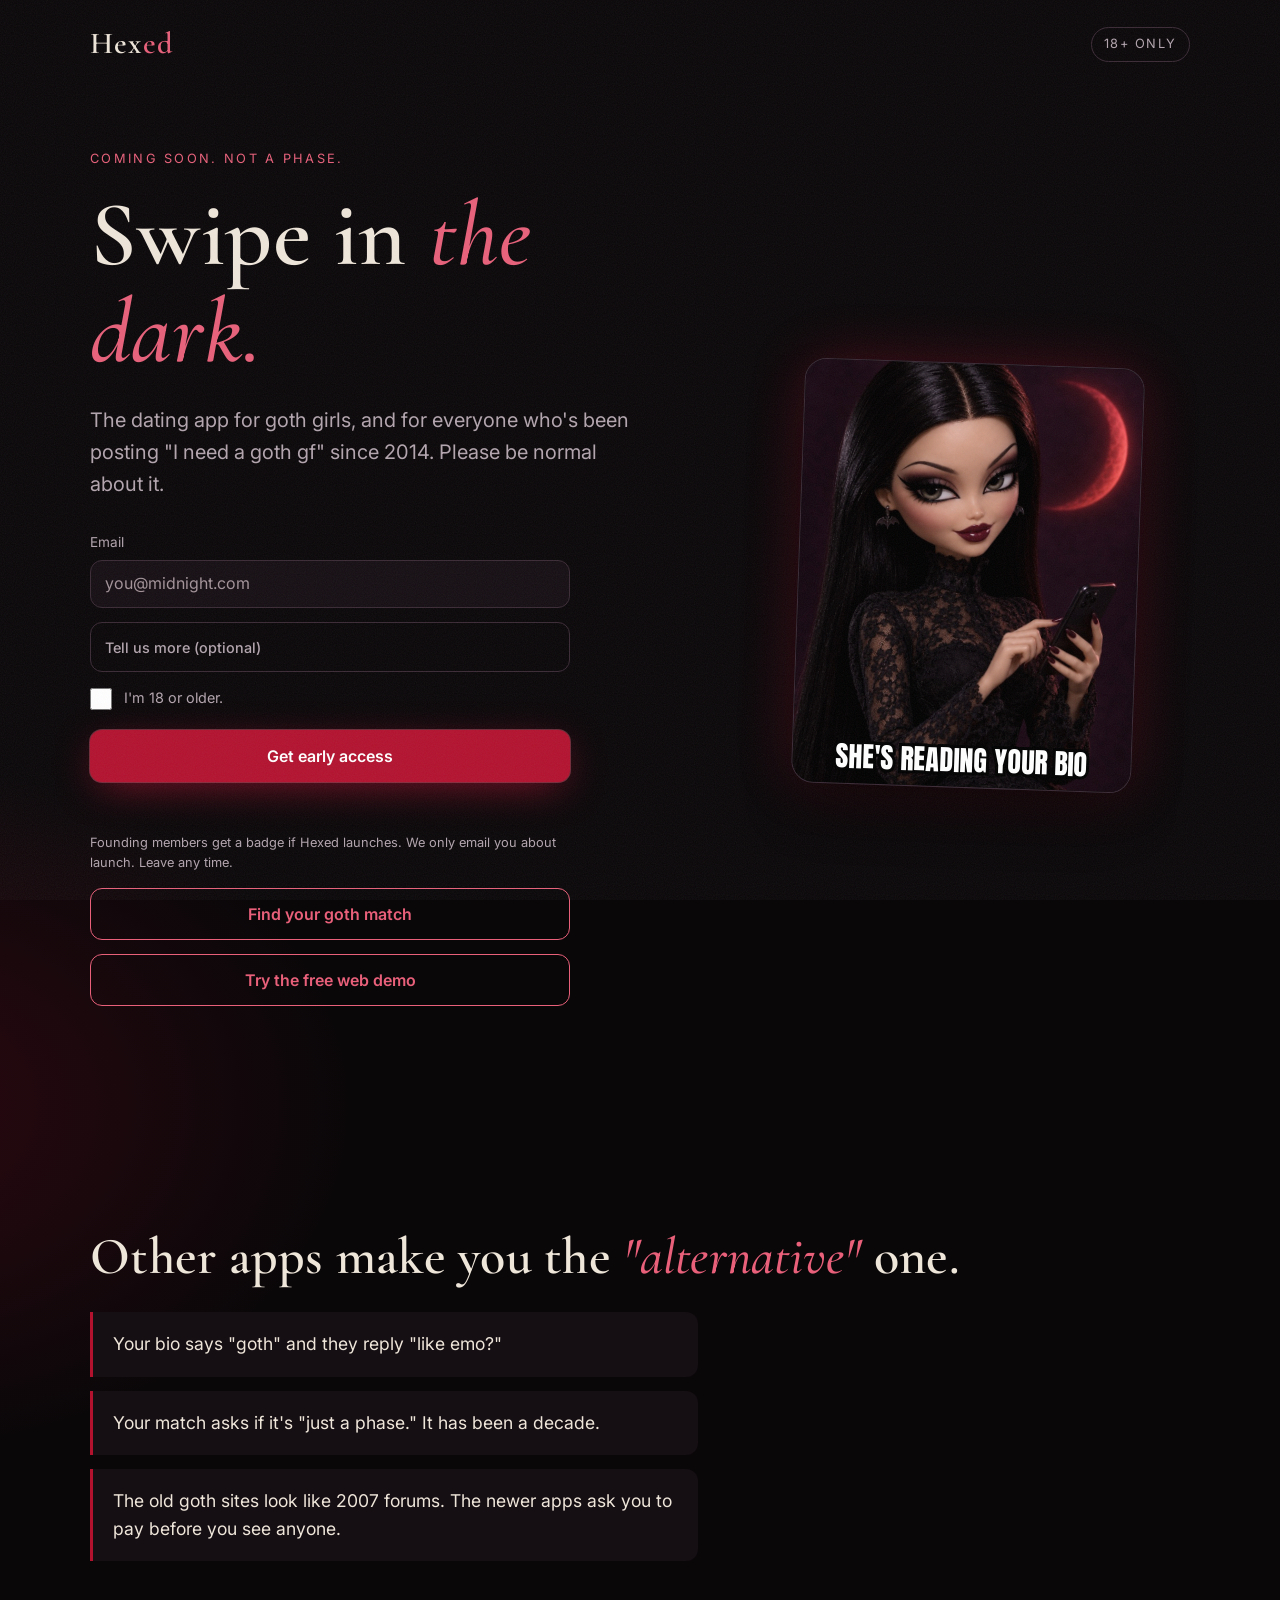
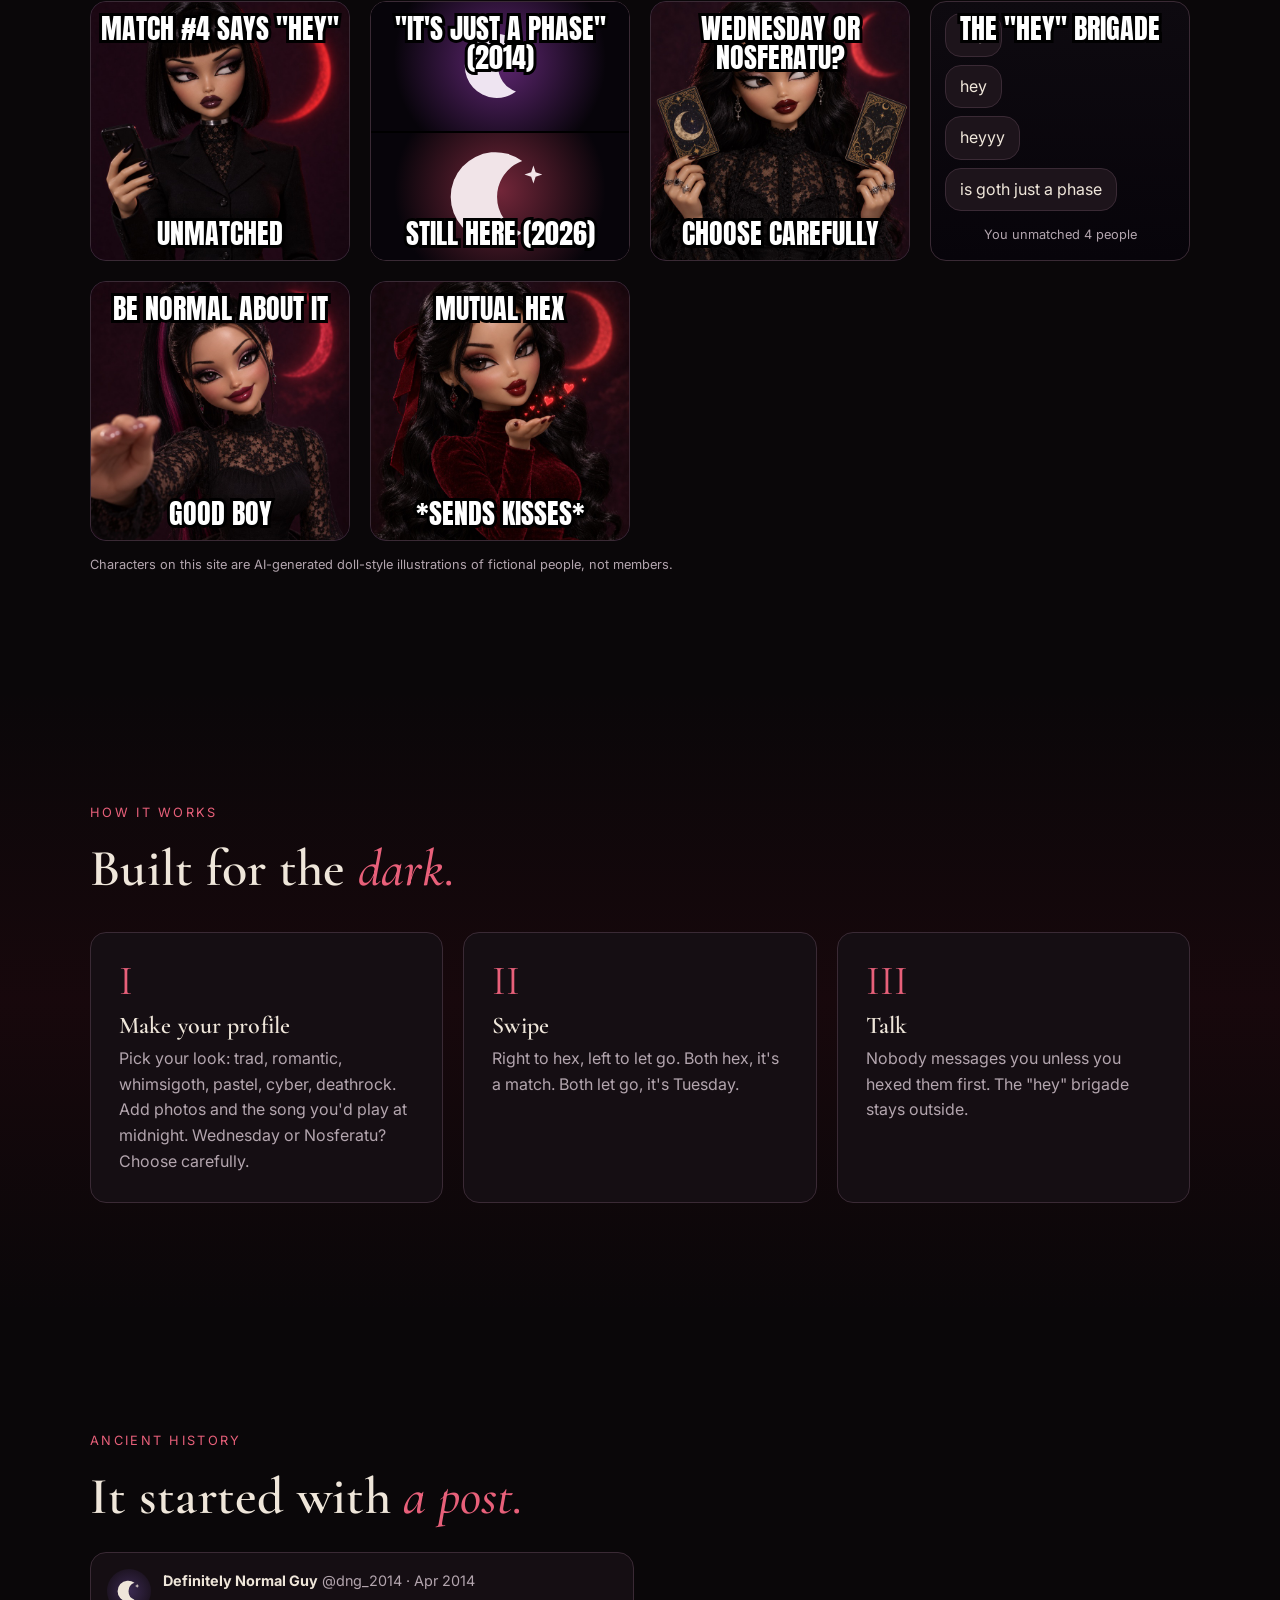
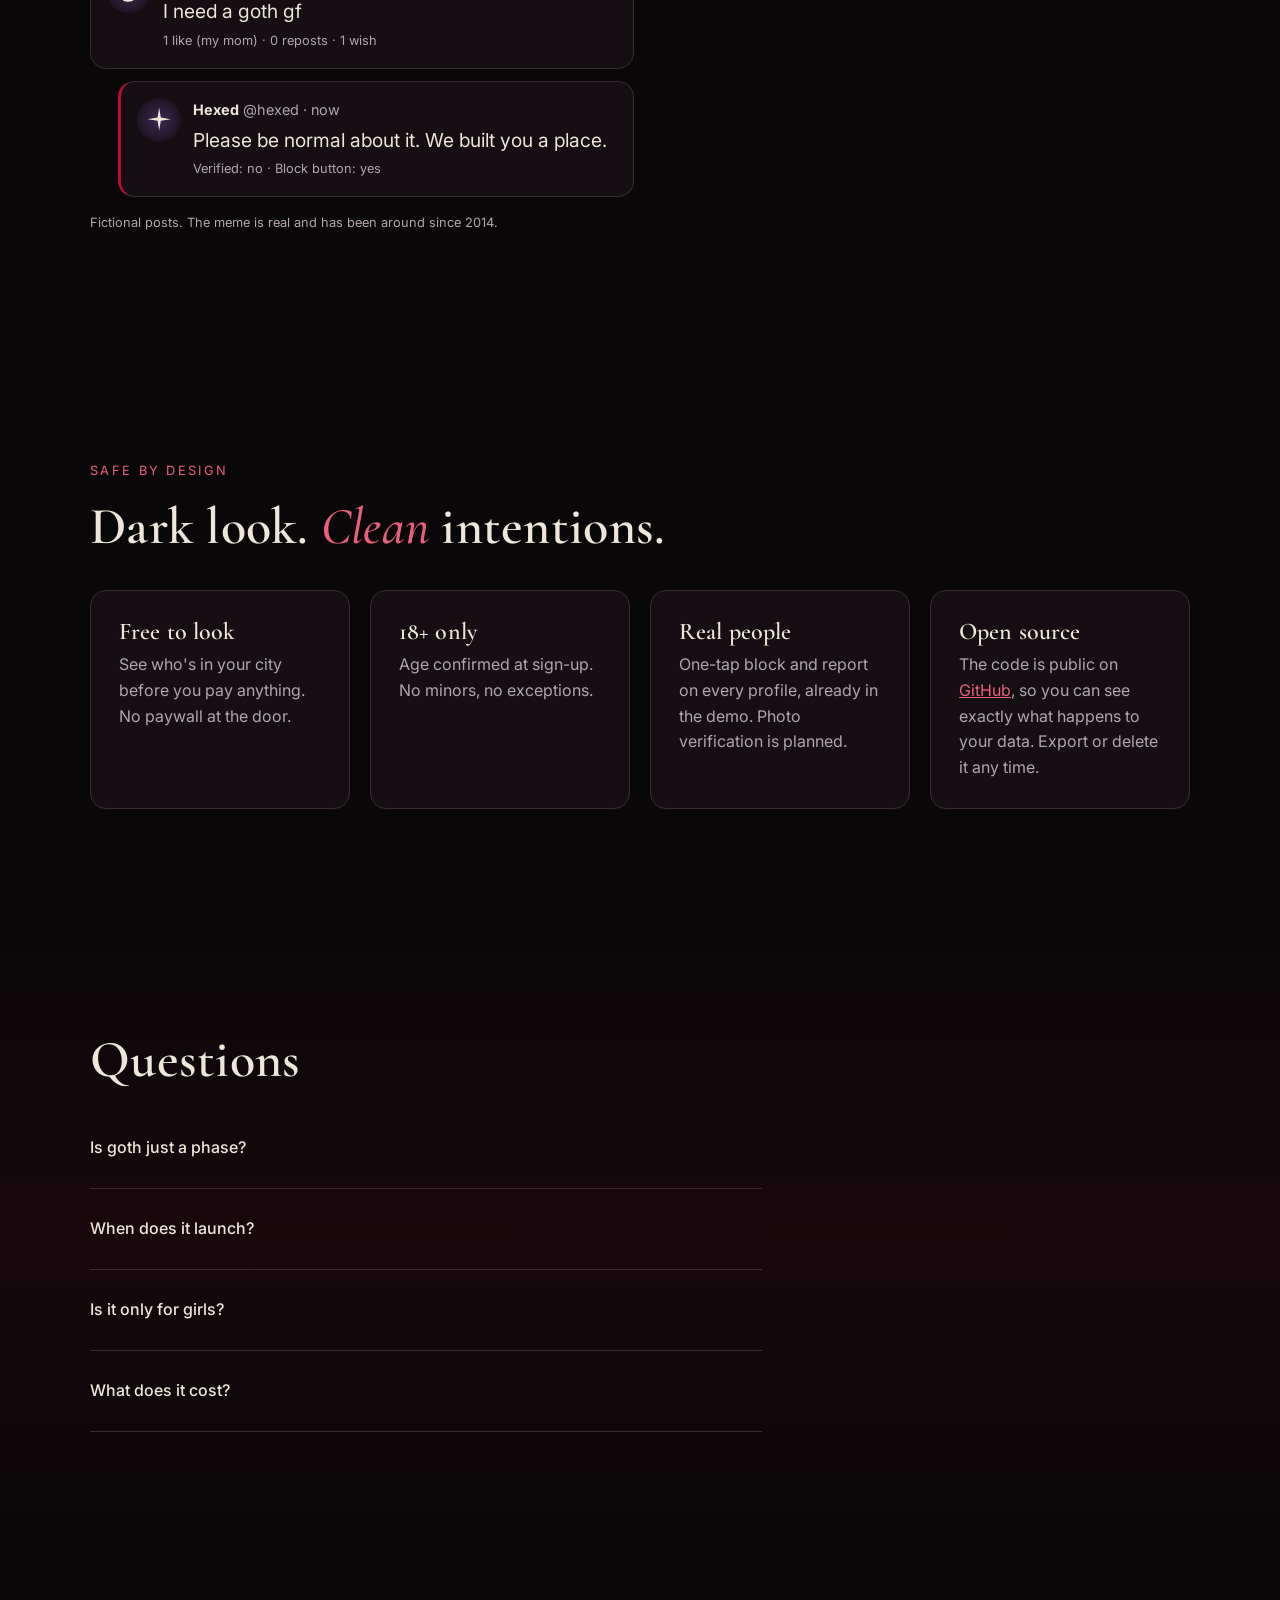
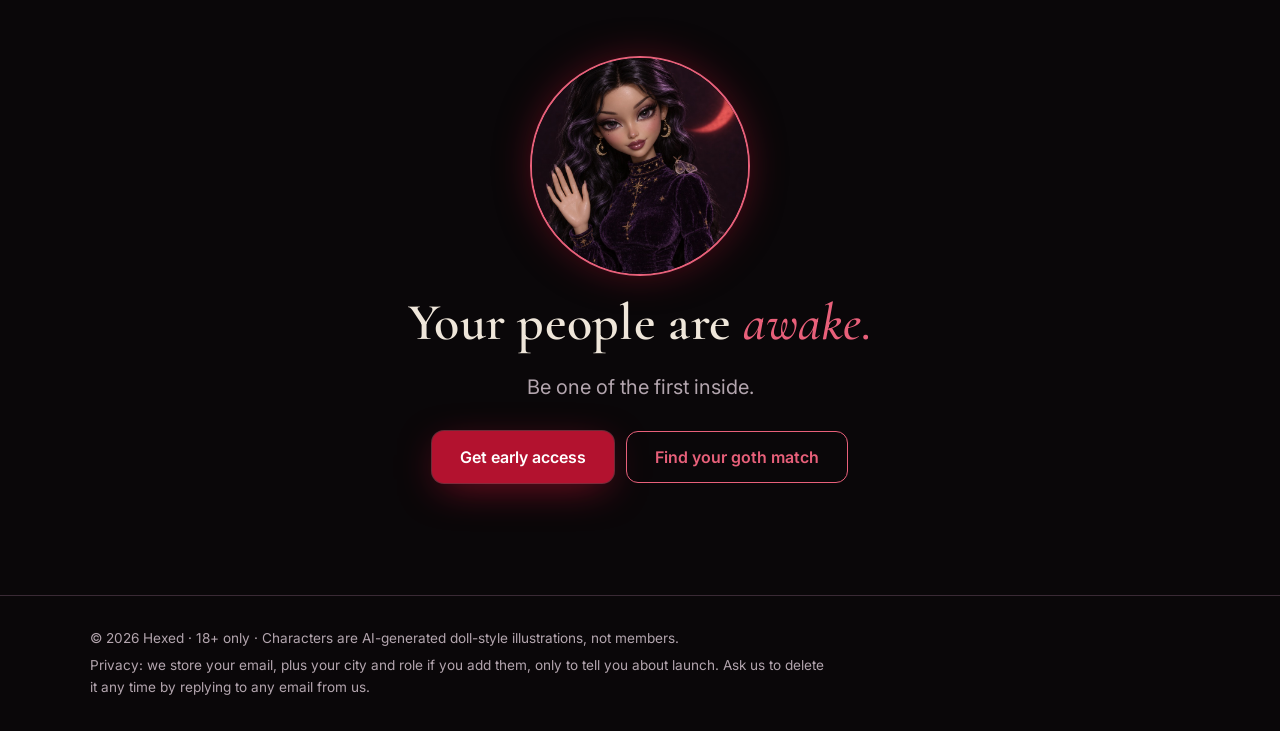
<file: index.html>
<!doctype html>
<html lang="en">
<head>
<meta charset="utf-8">
<meta name="viewport" content="width=device-width, initial-scale=1">
<title>Hexed | Swipe in the dark</title>
<meta name="description" content="The dating app for goth girls and the people who adore them. Join the waitlist for early access. 18+ only.">
<meta name="theme-color" content="#0a0709">
<meta property="og:title" content="Hexed | Swipe in the dark">
<meta property="og:description" content="The dating app for goth girls and the people who adore them. Join the waitlist.">
<meta property="og:type" content="website">
<meta property="og:url" content="https://gothfinder.netlify.app/">
<meta property="og:image" content="https://gothfinder.netlify.app/og/default.jpg">
<meta name="twitter:card" content="summary_large_image">
<meta name="twitter:image" content="https://gothfinder.netlify.app/og/default.jpg">
<link rel="icon" href="data:image/svg+xml,%3Csvg xmlns='http://www.w3.org/2000/svg' viewBox='0 0 32 32'%3E%3Crect width='32' height='32' rx='8' fill='%230a0709'/%3E%3Cpath d='M20 6a10 10 0 1 0 0 20 8 8 0 1 1 0-20z' fill='%23efe6da'/%3E%3C/svg%3E">
<link rel="preconnect" href="https://fonts.googleapis.com">
<link rel="preconnect" href="https://fonts.gstatic.com" crossorigin>
<link href="https://fonts.googleapis.com/css2?family=Cormorant+Garamond:ital,wght@0,600;1,500;1,600&family=Inter:wght@400;500;600&family=Anton&display=swap" rel="stylesheet">
<style>
:root {
  --bg: #0a0709;
  --surface: #150e13;
  --surface-2: #1d141b;
  --text: #efe6da;
  --muted: #b3a5ae;
  --blood: #b3122f;
  --blood-hi: #e8607a;
  --violet: #6b4fa3;
  --line: #3a2a35;
  --display: "Cormorant Garamond", Georgia, "Times New Roman", serif;
  --body: Inter, system-ui, -apple-system, "Segoe UI", sans-serif;
  --gutter: 20px;
}
* { box-sizing: border-box; margin: 0; }
html { scroll-behavior: smooth; }
body {
  background:
    radial-gradient(60rem 40rem at 85% -10%, rgba(107,79,163,.28), transparent 60%),
    radial-gradient(50rem 36rem at -10% 20%, rgba(179,18,47,.2), transparent 60%),
    var(--bg);
  color: var(--text);
  font: 400 1rem/1.6 var(--body);
  -webkit-font-smoothing: antialiased;
}
.wrap { width: min(1100px, 100% - var(--gutter) * 2); margin-inline: auto; }
section { padding-block: clamp(56px, 9vw, 112px); }
h1, h2, h3 { font-family: var(--display); font-weight: 600; line-height: 1.05; letter-spacing: .005em; }
h1 { font-size: clamp(3rem, 9vw, 5.75rem); margin-bottom: 24px; }
h1 em, h2 em { font-style: italic; color: var(--blood-hi); font-weight: 500; }
h2 { font-size: clamp(2rem, 5vw, 3.25rem); margin-bottom: 20px; }
h3 { font-size: 1.5rem; margin-bottom: 8px; }
p.lead { font-size: clamp(1.05rem, 2.2vw, 1.25rem); color: var(--muted); max-width: 34rem; }
.eyebrow { display: inline-block; font-size: .8rem; letter-spacing: .18em; text-transform: uppercase; color: var(--blood-hi); margin-bottom: 18px; }
a { color: var(--blood-hi); }
:focus-visible { outline: 3px solid var(--blood-hi); outline-offset: 3px; border-radius: 6px; }

/* nav */
header { padding-block: 20px; }
header .wrap { display: flex; justify-content: space-between; align-items: center; }
.logo { font-family: var(--display); font-size: 1.9rem; font-weight: 600; letter-spacing: .04em; text-decoration: none; color: var(--text); }
.logo span { color: var(--blood-hi); }
.age { font-size: .8rem; letter-spacing: .12em; border: 1px solid var(--line); border-radius: 999px; padding: 6px 12px; color: var(--muted); }

/* hero */
.hero { padding-top: clamp(24px, 5vw, 56px); }
.hero .wrap { display: grid; gap: 56px; align-items: center; }
@media (min-width: 880px) { .hero .wrap { grid-template-columns: 1.15fr .85fr; } }

/* form */
form { margin-top: 32px; max-width: 30rem; display: grid; gap: 14px; }
label { font-size: .85rem; color: var(--muted); display: block; margin-bottom: 6px; }
input[type=email], input[type=text], select {
  width: 100%; min-height: 48px; padding: 0 14px; font: inherit; color: var(--text);
  background: var(--surface); border: 1px solid var(--line); border-radius: 12px;
}
input::placeholder { color: #a39399; }
.more { border: 1px solid var(--line); border-radius: 12px; padding: 0 14px; }
.more summary { cursor: pointer; min-height: 48px; display: flex; align-items: center; color: var(--muted); font-size: .9rem; }
.more[open] { padding-bottom: 14px; display: grid; gap: 14px; }
.more[open] summary { margin-bottom: -4px; }
.btn[hidden] { display: none; }
.btn.ghost { background: transparent; box-shadow: none; border: 1px solid var(--blood-hi); color: var(--blood-hi); }
.btn.ghost:hover { background: rgba(232,96,122,.12); }
footer p + p { margin-top: 6px; max-width: 46rem; }
.check { display: flex; gap: 12px; align-items: flex-start; font-size: .9rem; color: var(--muted); cursor: pointer; }
.check input { width: 22px; height: 22px; margin-top: 2px; accent-color: var(--blood); flex: none; }
.btn {
  min-height: 52px; padding: 0 28px; font: 600 1rem var(--body); color: #fff; cursor: pointer;
  background: var(--blood); border: 0; border-radius: 12px;
  box-shadow: 0 0 0 1px rgba(232,96,122,.4), 0 10px 40px -10px rgba(179,18,47,.8);
  transition: transform .2s ease, box-shadow .2s ease, background .2s ease;
  display: inline-flex; align-items: center; justify-content: center; text-decoration: none;
}
.btn:hover { background: #c4163a; transform: translateY(-2px); }
.btn:disabled { opacity: .6; cursor: progress; transform: none; }
.fine { font-size: .8rem; color: var(--muted); }
#status { min-height: 1.5em; font-size: .95rem; }
#status.ok { color: #7fd6a4; }
#status.err { color: #ff8a9b; }
.hp { position: absolute; left: -9999px; }

/* hero art: an AI-generated doll-style character */
.hero-art { position: relative; margin: 0 auto; width: min(340px, 80vw); aspect-ratio: 4 / 5; overflow: hidden; border-radius: 22px; border: 1px solid var(--line); transform: rotate(2deg); box-shadow: 0 30px 60px -20px rgba(0,0,0,.9), 0 0 60px -10px rgba(179,18,47,.45); }
.hero-art img, .meme.photo img { position: absolute; inset: 0; width: 100%; height: 100%; object-fit: cover; }
.stamp {
  position: absolute; top: 18px; left: 14px; z-index: 2; opacity: 0; transform: rotate(-14deg);
  font: 700 1.6rem var(--display); letter-spacing: .15em; color: #7fd6a4;
  border: 3px solid #7fd6a4; border-radius: 8px; padding: 2px 10px; background: rgba(10,7,9,.45);
  animation: stamp 7s ease-in-out infinite;
}
@keyframes stamp {
  0%, 38% { opacity: 0; }
  46%, 62% { opacity: 1; }
  68%, 100% { opacity: 0; }
}

/* sections */
.pains { list-style: none; padding: 0; display: grid; gap: 14px; margin-top: 28px; max-width: 38rem; }
.pains li { padding: 18px 20px; background: var(--surface); border-left: 3px solid var(--blood); border-radius: 0 12px 12px 0; font-size: 1.1rem; }
.steps { display: grid; gap: 20px; margin-top: 36px; }
@media (min-width: 760px) { .steps { grid-template-columns: repeat(3, 1fr); } }
.step, .trust > div { padding: 28px; background: var(--surface); border: 1px solid var(--line); border-radius: 16px; }
.step .n { font-family: var(--display); font-size: 2.6rem; color: var(--blood-hi); line-height: 1; margin-bottom: 10px; display: block; }
.step p, .trust p { color: var(--muted); }
.trust { display: grid; gap: 20px; margin-top: 36px; grid-template-columns: repeat(auto-fit, minmax(220px, 1fr)); }
body::after {
  content: ""; position: fixed; inset: 0; pointer-events: none; z-index: 10; opacity: .07;
  background-image: url("data:image/svg+xml,%3Csvg xmlns='http://www.w3.org/2000/svg' width='160' height='160'%3E%3Cfilter id='n'%3E%3CfeTurbulence type='fractalNoise' baseFrequency='.9' numOctaves='2' stitchTiles='stitch'/%3E%3C/filter%3E%3Crect width='160' height='160' filter='url(%23n)'/%3E%3C/svg%3E");
}
.band { background: linear-gradient(180deg, transparent, rgba(179,18,47,.08), transparent); }
details { border-bottom: 1px solid var(--line); padding-block: 18px; max-width: 42rem; }
summary { cursor: pointer; font-weight: 500; min-height: 44px; display: flex; align-items: center; }
details p { color: var(--muted); margin-top: 8px; }
.final { text-align: center; }
.final p.lead { margin: 0 auto 28px; }
.final .actions { display: flex; gap: 12px; justify-content: center; flex-wrap: wrap; }
footer { border-top: 1px solid var(--line); padding-block: 32px; color: var(--muted); font-size: .85rem; }

/* meme formats: original art, no templates, no real faces */
.meme-grid { display: grid; gap: 20px; margin-top: 40px; grid-template-columns: repeat(auto-fit, minmax(250px, 1fr)); }
.meme { position: relative; margin: 0; aspect-ratio: 1; display: grid; overflow: hidden; background: #07040a; border: 1px solid var(--line); border-radius: 16px; }
.meme .art, .meme .panel { display: grid; place-items: center; background: radial-gradient(circle at 50% 45%, hsl(var(--hue, 285) 50% 30%), #07040a 72%); }
.meme .art { position: absolute; inset: 0; }
.meme .panel { position: relative; overflow: hidden; }
.meme .panel .art { position: absolute; }
.meme .sigil { width: 46%; aspect-ratio: 1; color: hsl(var(--hue, 285) 30% 92%); }
.meme .sigil.big { width: 72%; }
.meme.photo { background: #240d2f; }
.meme.split { grid-template-rows: 1fr 1fr; }
.meme.split .panel + .panel { border-top: 2px solid #000; }
.meme.split .sigil { width: auto; height: 62%; }
.meme.split .sigil.big { width: auto; height: 88%; }
.cap {
  position: absolute; left: 10px; right: 10px; z-index: 1; text-align: center; text-transform: uppercase; color: #fff;
  font: 400 clamp(1.25rem, 5vw, 1.75rem)/1.05 Anton, Impact, "Arial Narrow", sans-serif;
  -webkit-text-stroke: 6px #000; paint-order: stroke fill;
}
.cap.top { top: 12px; }
.cap.bottom { bottom: 12px; }
.meme.chat { align-content: end; padding: 64px 14px 14px; background: linear-gradient(#0e0a10, #07040a); }
.bubbles { display: grid; gap: 8px; }
.b { margin: 0; width: fit-content; max-width: 82%; padding: 8px 14px; border-radius: 16px; background: var(--surface-2); border: 1px solid var(--line); }
.sys { margin: 6px 0 0; text-align: center; font-size: .8rem; color: var(--muted); }
.posts { display: grid; gap: 12px; max-width: 34rem; margin: 28px 0 16px; }
.post { display: flex; gap: 12px; padding: 16px; background: var(--surface); border: 1px solid var(--line); border-radius: 16px; }
.post.reply { margin-left: 28px; border-left: 3px solid var(--blood); }
.pic { flex: none; width: 44px; height: 44px; border-radius: 50%; display: grid; place-items: center; color: var(--text); background: radial-gradient(circle, #3b2a52, #120b10); }
.pic svg { width: 60%; aspect-ratio: 1; }
.who { font-size: .9rem; color: var(--muted); }
.who strong { color: var(--text); }
.post .text { font-size: 1.2rem; margin: 4px 0; }
.stats { font-size: .8rem; color: var(--muted); }
.friend { display: block; width: min(220px, 60vw); height: auto; aspect-ratio: 1; object-fit: cover; border-radius: 50%; margin: 0 auto 20px; border: 2px solid var(--blood-hi); box-shadow: 0 0 40px -8px rgba(179,18,47,.6); }

@media (prefers-reduced-motion: reduce) {
  html { scroll-behavior: auto; }
  .stamp { animation: none; opacity: 1; }
  .btn { transition: none; }
}
</style>
</head>
<body>

<svg width="0" height="0" style="position:absolute" aria-hidden="true">
  <symbol id="moon" viewBox="0 0 100 100"><path fill="currentColor" d="M70 18A40 40 0 1 0 70 82A34 34 0 0 1 70 18z"/><path fill="currentColor" d="M80 22l2 6 6 2-6 2-2 6-2-6-6-2 6-2z"/></symbol>
  <symbol id="eye" viewBox="0 0 100 100"><path fill="none" stroke="currentColor" stroke-width="3" d="M6 50C22 24 78 24 94 50 78 76 22 76 6 50z"/><circle cx="50" cy="50" r="15" fill="none" stroke="currentColor" stroke-width="3"/><circle cx="50" cy="50" r="5" fill="currentColor"/></symbol>
  <symbol id="star" viewBox="0 0 100 100"><path fill="currentColor" d="M50 6l6 38 38 6-38 6-6 38-6-38-38-6 38-6z"/></symbol>
</svg>

<header>
  <div class="wrap">
    <a class="logo" href="#top" aria-label="Hexed home">Hex<span>ed</span></a>
    <span class="age">18+ ONLY</span>
  </div>
</header>

<main id="top">
  <section class="hero" id="join">
    <div class="wrap">
      <div>
        <span class="eyebrow">Coming soon. Not a phase.</span>
        <h1>Swipe in <em>the dark.</em></h1>
        <p class="lead">The dating app for goth girls, and for everyone who's been posting "I need a goth gf" since 2014. Please be normal about it.</p>

        <form name="waitlist" method="POST" action="/" data-netlify="true" netlify-honeypot="bot-field" id="waitlist">
          <input type="hidden" name="form-name" value="waitlist">
          <input type="hidden" name="src" id="src">
          <p class="hp"><label>Leave this empty <input name="bot-field" tabindex="-1" autocomplete="off"></label></p>
          <div>
            <label for="email">Email</label>
            <input id="email" name="email" type="email" required autocomplete="email" placeholder="you@midnight.com">
          </div>
          <details class="more">
            <summary>Tell us more (optional)</summary>
            <div>
              <label for="city">Your city</label>
              <input id="city" name="city" type="text" autocomplete="address-level2" placeholder="Milan, Leeds, Berlin...">
            </div>
            <div>
              <label for="role">I'm here as</label>
              <select id="role" name="role">
                <option value="">Pick one</option>
                <option>Goth girl</option>
                <option>Here to meet goth girls</option>
                <option>Just curious</option>
              </select>
            </div>
          </details>
          <label class="check" for="age"><input id="age" name="age18" type="checkbox" value="yes" required><span>I'm 18 or older.</span></label>
          <button class="btn" type="submit" id="submit">Get early access</button>
          <p id="status" role="status" aria-live="polite"></p>
          <button class="btn ghost" type="button" id="share" hidden>Summon a friend</button>
          <p class="fine">Founding members get a badge if Hexed launches. We only email you about launch. Leave any time.</p>
          <a class="btn ghost" href="quiz/">Find your goth match</a>
          <a class="btn ghost" href="app/">Try the free web demo</a>
        </form>
      </div>

      <figure class="hero-art">
        <img src="img/swipe.jpg" width="720" height="900" alt="An AI-generated doll-style illustration of Morrigan, a fictional goth character in a black lace gown, swiping on her phone with a knowing smirk. Not a real member.">
        <span class="stamp" aria-hidden="true">HEX</span>
        <span class="cap bottom">She's reading your bio</span>
      </figure>
    </div>
  </section>

  <section>
    <div class="wrap">
      <h2>Other apps make you the <em>"alternative"</em> one.</h2>
      <ul class="pains">
        <li>Your bio says "goth" and they reply "like emo?"</li>
        <li>Your match asks if it's "just a phase." It has been a decade.</li>
        <li>The old goth sites look like 2007 forums. The newer apps ask you to pay before you see anyone.</li>
      </ul>
      <div class="meme-grid">
        <figure class="meme photo" role="img" aria-label="Meme. An AI-generated doll-style goth character gives her phone a deadpan side-eye. Caption: match number 4 says hey. Unmatched.">
          <img src="img/sideeye.jpg" alt="" loading="lazy" width="720" height="720">
          <span class="cap top">Match #4 says "hey"</span><span class="cap bottom">Unmatched</span>
        </figure>
        <figure class="meme split" role="img" aria-label="Two-panel meme. Top panel, 2014: someone says goth is just a phase. Bottom panel, 2026: still goth, with a much bigger moon.">
          <div class="panel" style="--hue:285"><div class="art"><svg class="sigil" aria-hidden="true"><use href="#moon"/></svg></div><span class="cap top">"It's just a phase" (2014)</span></div>
          <div class="panel" style="--hue:345"><div class="art"><svg class="sigil big" aria-hidden="true"><use href="#moon"/></svg></div><span class="cap bottom">Still here (2026)</span></div>
        </figure>
        <figure class="meme photo" role="img" aria-label="Meme. An AI-generated doll-style goth character weighs two tarot cards, one with a moon and one with a bat. Caption: Wednesday or Nosferatu? Choose carefully.">
          <img src="img/cards.jpg" alt="" loading="lazy" width="720" height="720">
          <span class="cap top">Wednesday or Nosferatu?</span><span class="cap bottom">Choose carefully</span>
        </figure>
        <figure class="meme chat" role="img" aria-label="Meme. A chat full of matches who all say hey, then one asks if goth is just a phase, then a note: you unmatched 4 people.">
          <span class="cap top">The "hey" brigade</span>
          <div class="bubbles" aria-hidden="true">
            <p class="b">hey</p><p class="b">hey</p><p class="b">heyyy</p><p class="b">is goth just a phase</p>
            <p class="sys">You unmatched 4 people</p>
          </div>
        </figure>
        <figure class="meme photo" role="img" aria-label="Meme. An AI-generated doll-style goth character reaches toward the camera with an approving smile. Caption: be normal about it. Good boy.">
          <img src="img/pat.jpg" alt="" loading="lazy" width="720" height="720">
          <span class="cap top">Be normal about it</span><span class="cap bottom">Good boy</span>
        </figure>
        <figure class="meme photo" role="img" aria-label="Meme. An AI-generated doll-style goth character blows a kiss and a glowing heart-shaped bat flies off. Caption: mutual hex. Sends kisses.">
          <img src="img/kiss.jpg" alt="" loading="lazy" width="720" height="720">
          <span class="cap top">Mutual hex</span><span class="cap bottom">*sends kisses*</span>
        </figure>
      </div>
      <p class="fine" style="margin-top:14px">Characters on this site are AI-generated doll-style illustrations of fictional people, not members.</p>
    </div>
  </section>

  <section class="band">
    <div class="wrap">
      <span class="eyebrow">How it works</span>
      <h2>Built for the <em>dark.</em></h2>
      <div class="steps">
        <div class="step"><span class="n">I</span><h3>Make your profile</h3><p>Pick your look: trad, romantic, whimsigoth, pastel, cyber, deathrock. Add photos and the song you'd play at midnight. Wednesday or Nosferatu? Choose carefully.</p></div>
        <div class="step"><span class="n">II</span><h3>Swipe</h3><p>Right to hex, left to let go. Both hex, it's a match. Both let go, it's Tuesday.</p></div>
        <div class="step"><span class="n">III</span><h3>Talk</h3><p>Nobody messages you unless you hexed them first. The "hey" brigade stays outside.</p></div>
      </div>
    </div>
  </section>

  <section>
    <div class="wrap">
      <span class="eyebrow">Ancient history</span>
      <h2>It started with <em>a post.</em></h2>
      <div class="posts" role="img" aria-label="Two parody posts. A fictional user posts: I need a goth gf. Hexed replies: Please be normal about it. We built you a place.">
        <article class="post" aria-hidden="true">
          <div class="pic"><svg><use href="#moon"/></svg></div>
          <div><p class="who"><strong>Definitely Normal Guy</strong> @dng_2014 · Apr 2014</p>
            <p class="text">I need a goth gf</p>
            <p class="stats">1 like (my mom) · 0 reposts · 1 wish</p></div>
        </article>
        <article class="post reply" aria-hidden="true">
          <div class="pic"><svg><use href="#star"/></svg></div>
          <div><p class="who"><strong>Hexed</strong> @hexed · now</p>
            <p class="text">Please be normal about it. We built you a place.</p>
            <p class="stats">Verified: no · Block button: yes</p></div>
        </article>
      </div>
      <p class="fine">Fictional posts. The meme is real and has been around since 2014.</p>
    </div>
  </section>

  <section>
    <div class="wrap">
      <span class="eyebrow">Safe by design</span>
      <h2>Dark look. <em>Clean</em> intentions.</h2>
      <div class="trust">
        <div><h3>Free to look</h3><p>See who's in your city before you pay anything. No paywall at the door.</p></div>
        <div><h3>18+ only</h3><p>Age confirmed at sign-up. No minors, no exceptions.</p></div>
        <div><h3>Real people</h3><p>One-tap block and report on every profile, already in the demo. Photo verification is planned.</p></div>
        <div><h3>Open source</h3><p>The code is public on <a href="https://github.com/manueldipa4561-png/goth-finder" rel="noopener">GitHub</a>, so you can see exactly what happens to your data. Export or delete it any time.</p></div>
      </div>
    </div>
  </section>

  <section class="band">
    <div class="wrap">
      <h2>Questions</h2>
      <details><summary>Is goth just a phase?</summary><p>No. Next question.</p></details>
      <details><summary>When does it launch?</summary><p>No date yet. Everyone on the waitlist gets in first, and we'll email you the day it opens.</p></details>
      <details><summary>Is it only for girls?</summary><p>It's built for goth girls and the people who want to meet them. Anyone 18+ who respects the vibe is welcome.</p></details>
      <details><summary>What does it cost?</summary><p>Joining the waitlist is free. We'll share pricing before launch, so nothing surprises you.</p></details>
    </div>
  </section>

  <section class="final">
    <div class="wrap">
      <img class="friend" src="img/friend.jpg" width="720" height="720" loading="lazy" alt="An AI-generated doll-style illustration of Calla, a fictional whimsigoth character with lavender-tinted hair, waving hello. Not a real member.">
      <h2>Your people are <em>awake.</em></h2>
      <p class="lead">Be one of the first inside.</p>
      <div class="actions">
        <a class="btn" href="#join">Get early access</a>
        <a class="btn ghost" href="quiz/">Find your goth match</a>
      </div>
    </div>
  </section>
</main>

<footer>
  <div class="wrap">
    <p>© 2026 Hexed · 18+ only · Characters are AI-generated doll-style illustrations, not members.</p>
    <p>Privacy: we store your email, plus your city and role if you add them, only to tell you about launch. Ask us to delete it any time by replying to any email from us.</p>
  </div>
</footer>

<script>
const form = document.getElementById("waitlist");
const button = document.getElementById("submit");
const status = document.getElementById("status");
// Channel tag from the link (?src=reddit, ?src=preview) so signups can be counted per channel.
document.getElementById("src").value = new URLSearchParams(location.search).get("src") || "";

const shareButton = document.getElementById("share");
shareButton.addEventListener("click", async () => {
  const url = `${location.origin}/?src=friend`;
  const payload = { title: "Hexed", text: "A dating app for goth girls and the people who adore them. Join the waitlist.", url };
  try {
    if (navigator.share) await navigator.share(payload);
    else {
      await navigator.clipboard.writeText(url);
      shareButton.textContent = "Link copied";
    }
  } catch (error) {
    if (error.name !== "AbortError") setStatus("Couldn't share. Copy the page address instead.", "err");
  }
});

function setStatus(message, kind) {
  status.textContent = message;
  status.className = kind;
}

form.addEventListener("submit", async (event) => {
  event.preventDefault();
  button.disabled = true;
  setStatus("Summoning your spot...", "");
  try {
    const response = await fetch("/", {
      method: "POST",
      headers: { "Content-Type": "application/x-www-form-urlencoded" },
      body: new URLSearchParams(new FormData(form)).toString(),
    });
    if (!response.ok) throw new Error(`HTTP ${response.status}`);
    form.reset();
    setStatus("You're in. We'll email you at launch, and only then.", "ok");
    shareButton.hidden = false;
  } catch (error) {
    console.error("Waitlist signup failed:", error);
    setStatus("Something went wrong. Please try again in a minute.", "err");
  } finally {
    button.disabled = false;
  }
});
</script>
</body>
</html>
</file>
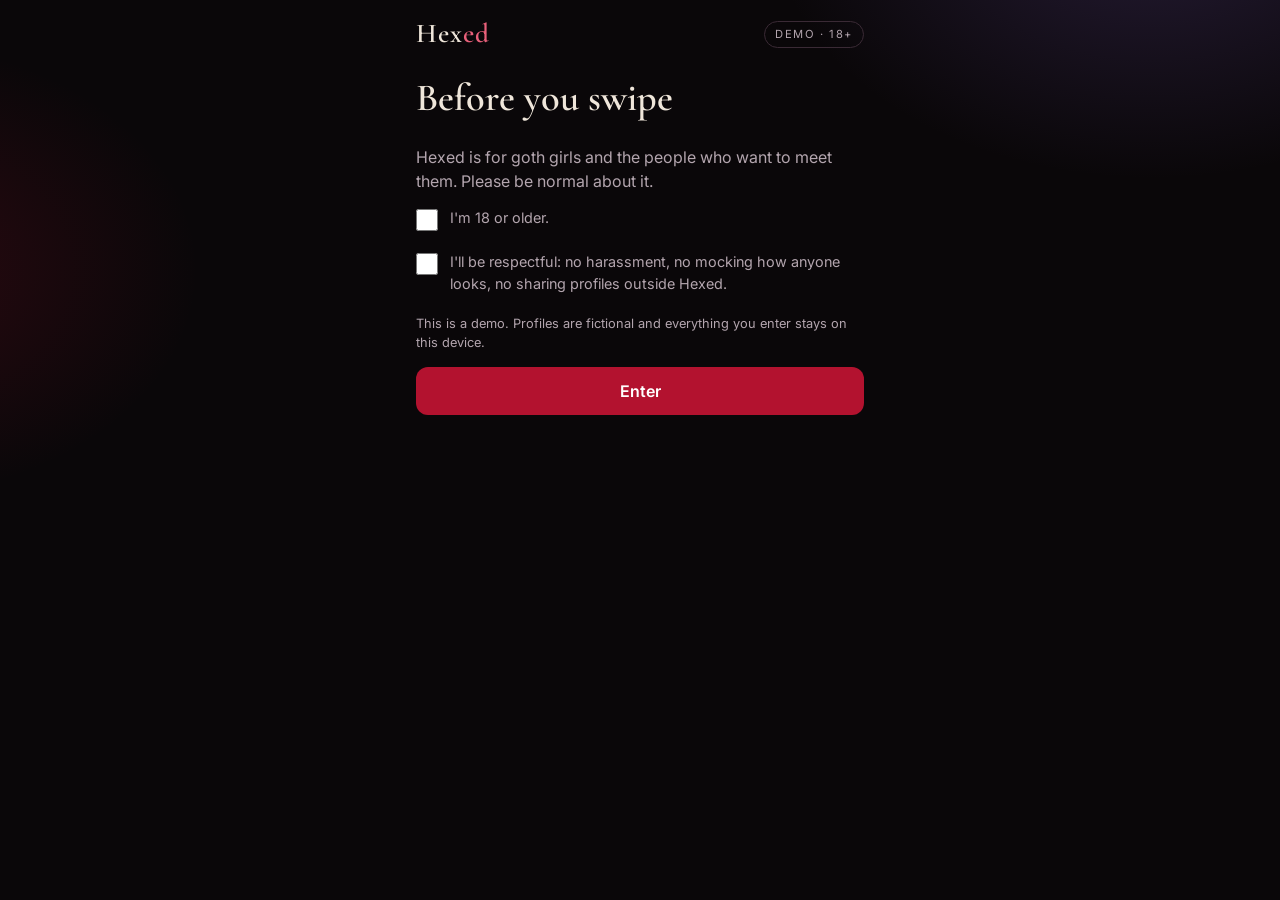
<file: app/index.html>
<!doctype html>
<html lang="en">
<head>
<meta charset="utf-8">
<meta name="viewport" content="width=device-width, initial-scale=1, viewport-fit=cover">
<title>Hexed demo | Swipe in the dark</title>
<meta name="description" content="Try the Hexed swipe demo: find goth girls, hex, match and chat. Demo profiles are fictional. 18+ only.">
<meta name="theme-color" content="#0a0709">
<link rel="icon" href="data:image/svg+xml,%3Csvg xmlns='http://www.w3.org/2000/svg' viewBox='0 0 32 32'%3E%3Crect width='32' height='32' rx='8' fill='%230a0709'/%3E%3Cpath d='M20 6a10 10 0 1 0 0 20 8 8 0 1 1 0-20z' fill='%23efe6da'/%3E%3C/svg%3E">
<link rel="preconnect" href="https://fonts.googleapis.com">
<link rel="preconnect" href="https://fonts.gstatic.com" crossorigin>
<link href="https://fonts.googleapis.com/css2?family=Cormorant+Garamond:ital,wght@0,600;1,500&family=Inter:wght@400;500;600&display=swap" rel="stylesheet">
<link rel="manifest" href="./manifest.webmanifest">
<link rel="apple-touch-icon" href="./icon-180.png">
<meta name="mobile-web-app-capable" content="yes">
<meta name="apple-mobile-web-app-capable" content="yes">
<meta name="apple-mobile-web-app-title" content="Hexed">
<meta name="apple-mobile-web-app-status-bar-style" content="black-translucent">
<link rel="stylesheet" href="./app.css">
</head>
<body>
<div id="app">
  <header class="site-head">
    <a class="logo" href="../" aria-label="Hexed home">Hex<span>ed</span></a>
    <span class="demo-tag">DEMO · 18+</span>
  </header>
  <main id="screen" tabindex="-1"></main>
  <nav id="tabs" aria-label="Main" hidden></nav>
</div>
<div id="toast" role="status" aria-live="polite"></div>
<dialog id="sheet" aria-modal="true"></dialog>
<noscript><p class="noscript">Hexed needs JavaScript to run the swipe demo.</p></noscript>
<script type="module" src="./ui.js"></script>
</body>
</html>
</file>
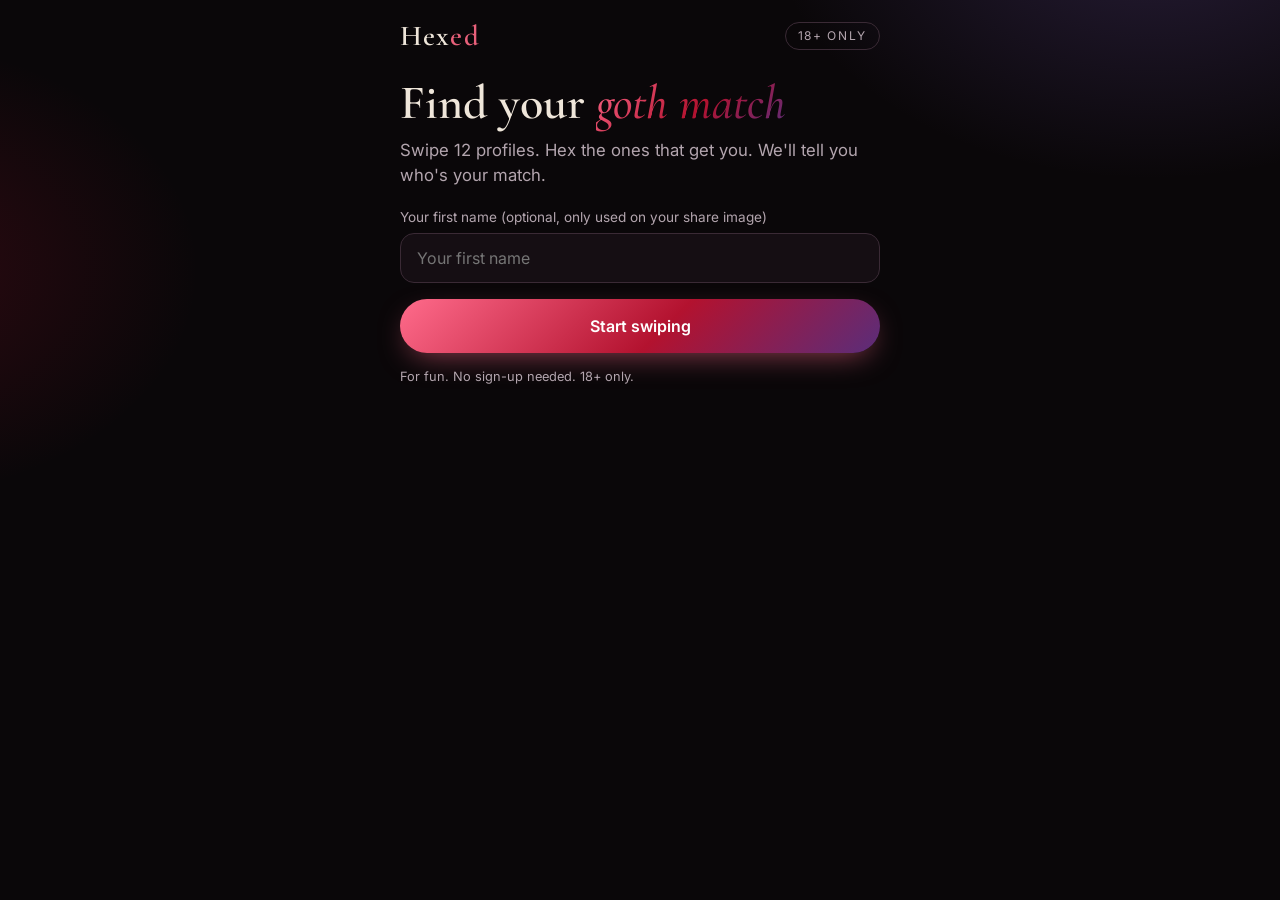
<file: quiz/index.html>
<!doctype html>
<html lang="en">
<head>
<meta charset="utf-8">
<meta name="viewport" content="width=device-width, initial-scale=1">
<title>Find your goth match | Hexed</title>
<meta name="description" content="Swipe 12 profiles. Hex the ones that get you. See who your goth match is.">
<meta name="theme-color" content="#0a0709">
<meta property="og:title" content="Find your goth match">
<meta property="og:description" content="Swipe 12 profiles. Hex the ones that get you. See who your goth match is.">
<meta property="og:type" content="website">
<meta property="og:url" content="https://gothfinder.netlify.app/quiz/">
<meta property="og:image" content="https://gothfinder.netlify.app/og/default.jpg">
<meta name="twitter:card" content="summary_large_image">
<meta name="twitter:image" content="https://gothfinder.netlify.app/og/default.jpg">
<link rel="icon" href="data:image/svg+xml,%3Csvg xmlns='http://www.w3.org/2000/svg' viewBox='0 0 32 32'%3E%3Crect width='32' height='32' rx='8' fill='%230a0709'/%3E%3Cpath d='M20 6a10 10 0 1 0 0 20 8 8 0 1 1 0-20z' fill='%23efe6da'/%3E%3C/svg%3E">
<link rel="preconnect" href="https://fonts.googleapis.com">
<link rel="preconnect" href="https://fonts.gstatic.com" crossorigin>
<link href="https://fonts.googleapis.com/css2?family=Cormorant+Garamond:ital,wght@0,600;1,500&family=Inter:wght@400;500;600;700&display=swap" rel="stylesheet">
<link rel="stylesheet" href="./quiz.css">
</head>
<body>
<div class="wrap">
  <header><a class="logo" href="../" aria-label="Hexed home">Hex<span>ed</span></a><span class="tag">18+ ONLY</span></header>
  <main id="stage" aria-live="polite"><p class="lead">Loading profiles...</p></main>
  <noscript><p class="lead">The swipe quiz needs JavaScript. Sorry.</p></noscript>
</div>
<script type="module" src="./quiz.js"></script>
</body>
</html>
</file>
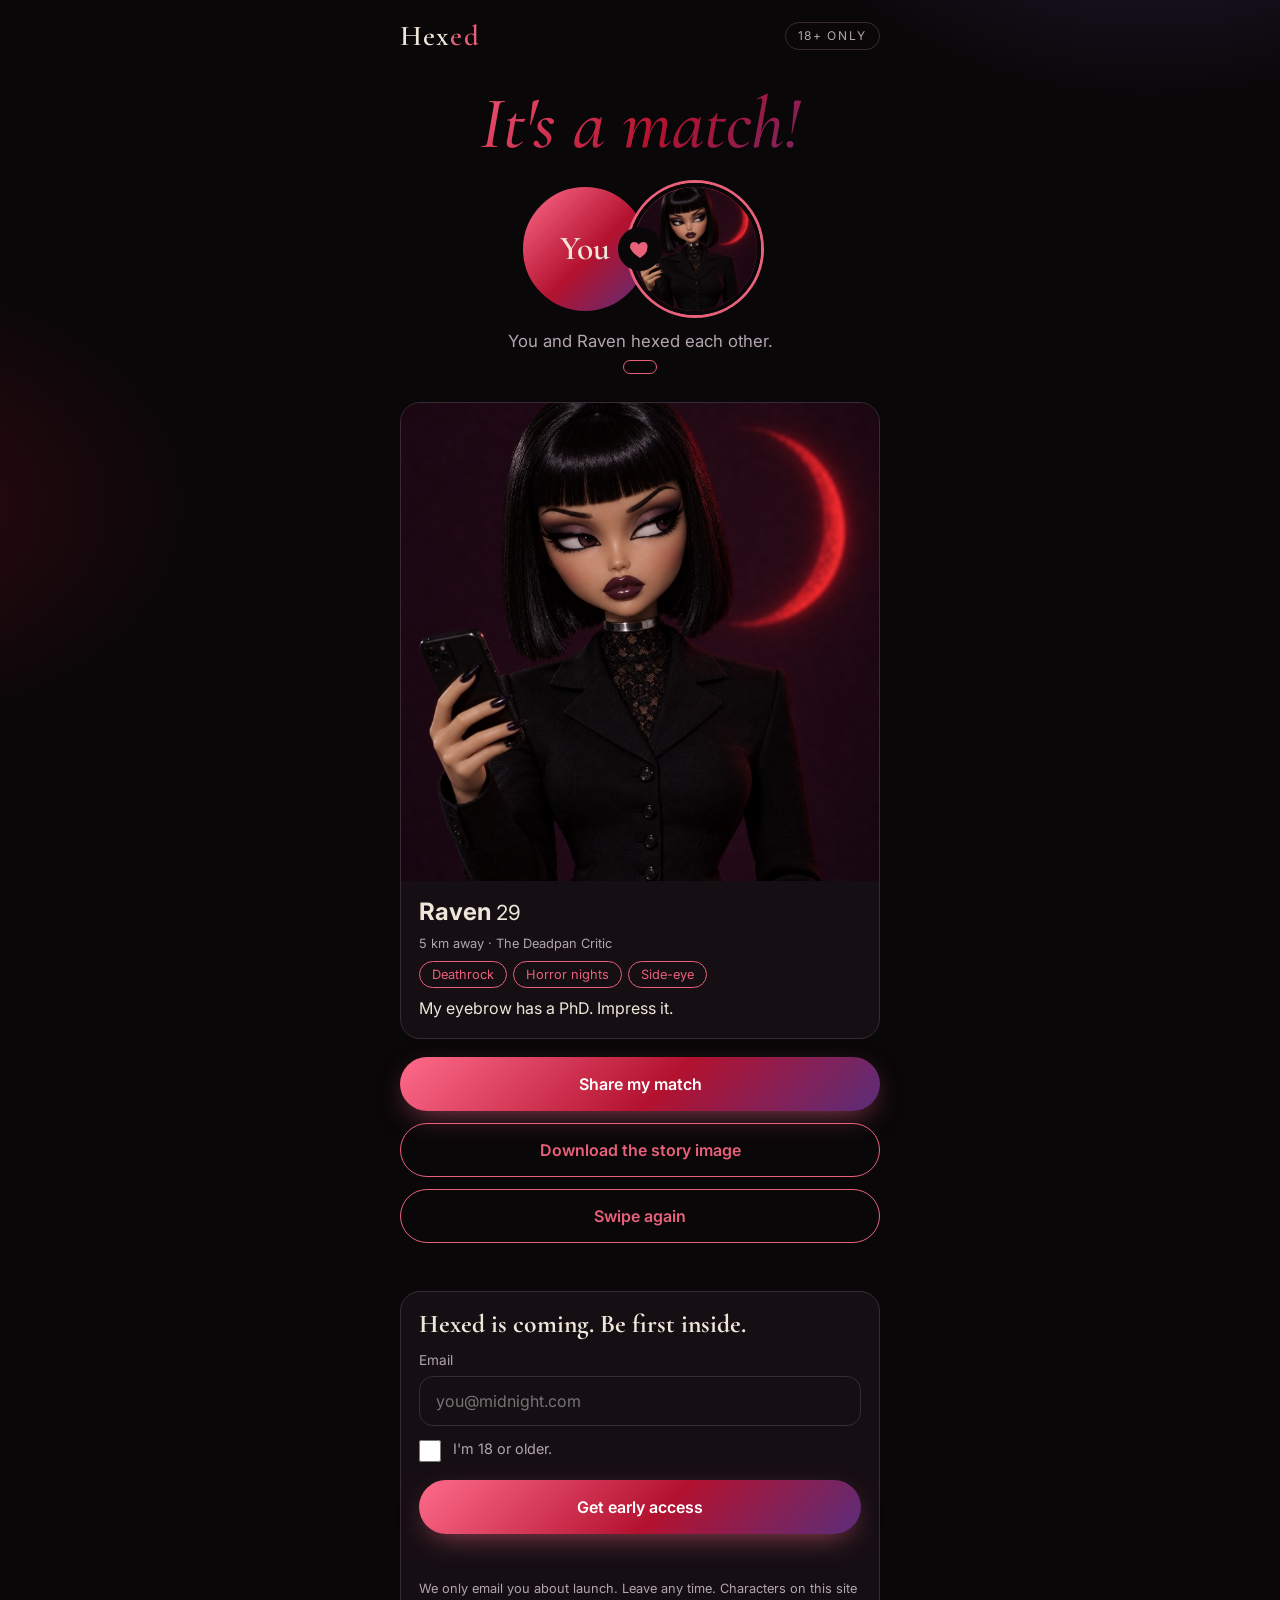
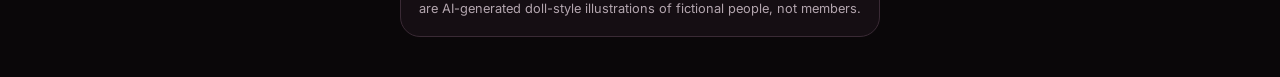
<file: quiz/critic/index.html>
<!doctype html>
<html lang="en">
<head>
<meta charset="utf-8">
<meta name="viewport" content="width=device-width, initial-scale=1">
<title>It&#x27;s a match: Raven, 29. Find your goth match. | Hexed</title>
<meta name="description" content="My eyebrow has a PhD. Impress it. Swipe 12 profiles to find your goth match.">
<meta name="theme-color" content="#0a0709">
<meta property="og:title" content="It&#x27;s a match: Raven, 29. Find your goth match.">
<meta property="og:description" content="My eyebrow has a PhD. Impress it. Swipe 12 profiles to find your goth match.">
<meta property="og:type" content="website">
<meta property="og:url" content="https://gothfinder.netlify.app/quiz/critic/">
<meta property="og:image" content="https://gothfinder.netlify.app/og/critic.jpg">
<meta name="twitter:card" content="summary_large_image">
<meta name="twitter:image" content="https://gothfinder.netlify.app/og/critic.jpg">
<link rel="icon" href="data:image/svg+xml,%3Csvg xmlns='http://www.w3.org/2000/svg' viewBox='0 0 32 32'%3E%3Crect width='32' height='32' rx='8' fill='%230a0709'/%3E%3Cpath d='M20 6a10 10 0 1 0 0 20 8 8 0 1 1 0-20z' fill='%23efe6da'/%3E%3C/svg%3E">
<link rel="preconnect" href="https://fonts.googleapis.com">
<link rel="preconnect" href="https://fonts.gstatic.com" crossorigin>
<link href="https://fonts.googleapis.com/css2?family=Cormorant+Garamond:ital,wght@0,600;1,500&family=Inter:wght@400;500;600;700&display=swap" rel="stylesheet">
<link rel="stylesheet" href="../quiz.css">
</head>
<body>
<div class="wrap">
  <header><a class="logo" href="../../" aria-label="Hexed home">Hex<span>ed</span></a><span class="tag">18+ ONLY</span></header>
  <main data-id="critic" data-name="Raven" data-age="29" data-img="sideeye" data-tags="Deathrock|Horror nights|Side-eye" data-bio="My eyebrow has a PhD. Impress it.">
    <section class="match">
      <h1 class="match-title">It's a match!</h1>
      <div class="pair">
        <div class="avatar you" id="you" aria-hidden="true">You</div>
        <div class="heart" aria-hidden="true"><svg viewBox="0 0 24 24"><path fill="currentColor" d="M12 21s-7.5-4.6-9.5-9.2C1 8.2 3.2 5 6.3 5c1.9 0 3.5 1 4.5 2.6C11.8 6 13.4 5 15.3 5c3.1 0 5.3 3.2 3.8 6.8C19.5 16.4 12 21 12 21z"/></svg></div>
        <div class="avatar her"><img src="../../img/sideeye.jpg" alt="An AI-generated doll-style illustration of Raven, a fictional goth character. Not a real member."></div>
      </div>
      <p class="lead own" id="line-own">You and Raven hexed each other.</p>
      <p class="lead visitor" id="line-visitor"><b id="sharer">Someone</b> matched with Raven. Who's your goth match?</p>
      <span class="chem" id="chem" hidden></span>
    </section>
    <article class="profile">
      <img src="../../img/sideeye.jpg" alt="" loading="lazy">
      <div class="body">
        <h2>Raven <small>29</small></h2>
        <span class="fine">5 km away &middot; The Deadpan Critic</span>
        <ul class="chips"><li>Deathrock</li><li>Horror nights</li><li>Side-eye</li></ul>
        <p>My eyebrow has a PhD. Impress it.</p>
      </div>
    </article>
    <div class="row">
      <button class="btn own" type="button" id="share">Share my match</button>
      <button class="btn ghost own" type="button" id="download">Download the story image</button>
      <a class="btn visitor" href="../">Find your goth match</a>
      <a class="btn ghost own" href="../">Swipe again</a>
    </div>
    <p id="status" class="status" role="status" aria-live="polite"></p>
    <form class="join" id="join" name="quiz-waitlist" method="POST" action="/" data-netlify="true" netlify-honeypot="bot-field">
      <h2>Hexed is coming. Be first inside.</h2>
      <input type="hidden" name="form-name" value="quiz-waitlist">
      <input type="hidden" name="src" value="quiz-critic">
      <p class="hp"><label>Leave this empty <input name="bot-field" tabindex="-1" autocomplete="off"></label></p>
      <div><label for="email">Email</label><input id="email" name="email" type="email" required autocomplete="email" placeholder="you@midnight.com"></div>
      <label class="check" for="age"><input id="age" name="age18" type="checkbox" value="yes" required><span>I'm 18 or older.</span></label>
      <button class="btn" type="submit">Get early access</button>
      <p id="join-status" class="status" role="status" aria-live="polite"></p>
      <p class="fine">We only email you about launch. Leave any time. Characters on this site are AI-generated doll-style illustrations of fictional people, not members.</p>
    </form>
  </main>
</div>
<script type="module" src="../share.js"></script>
</body>
</html>
</file>
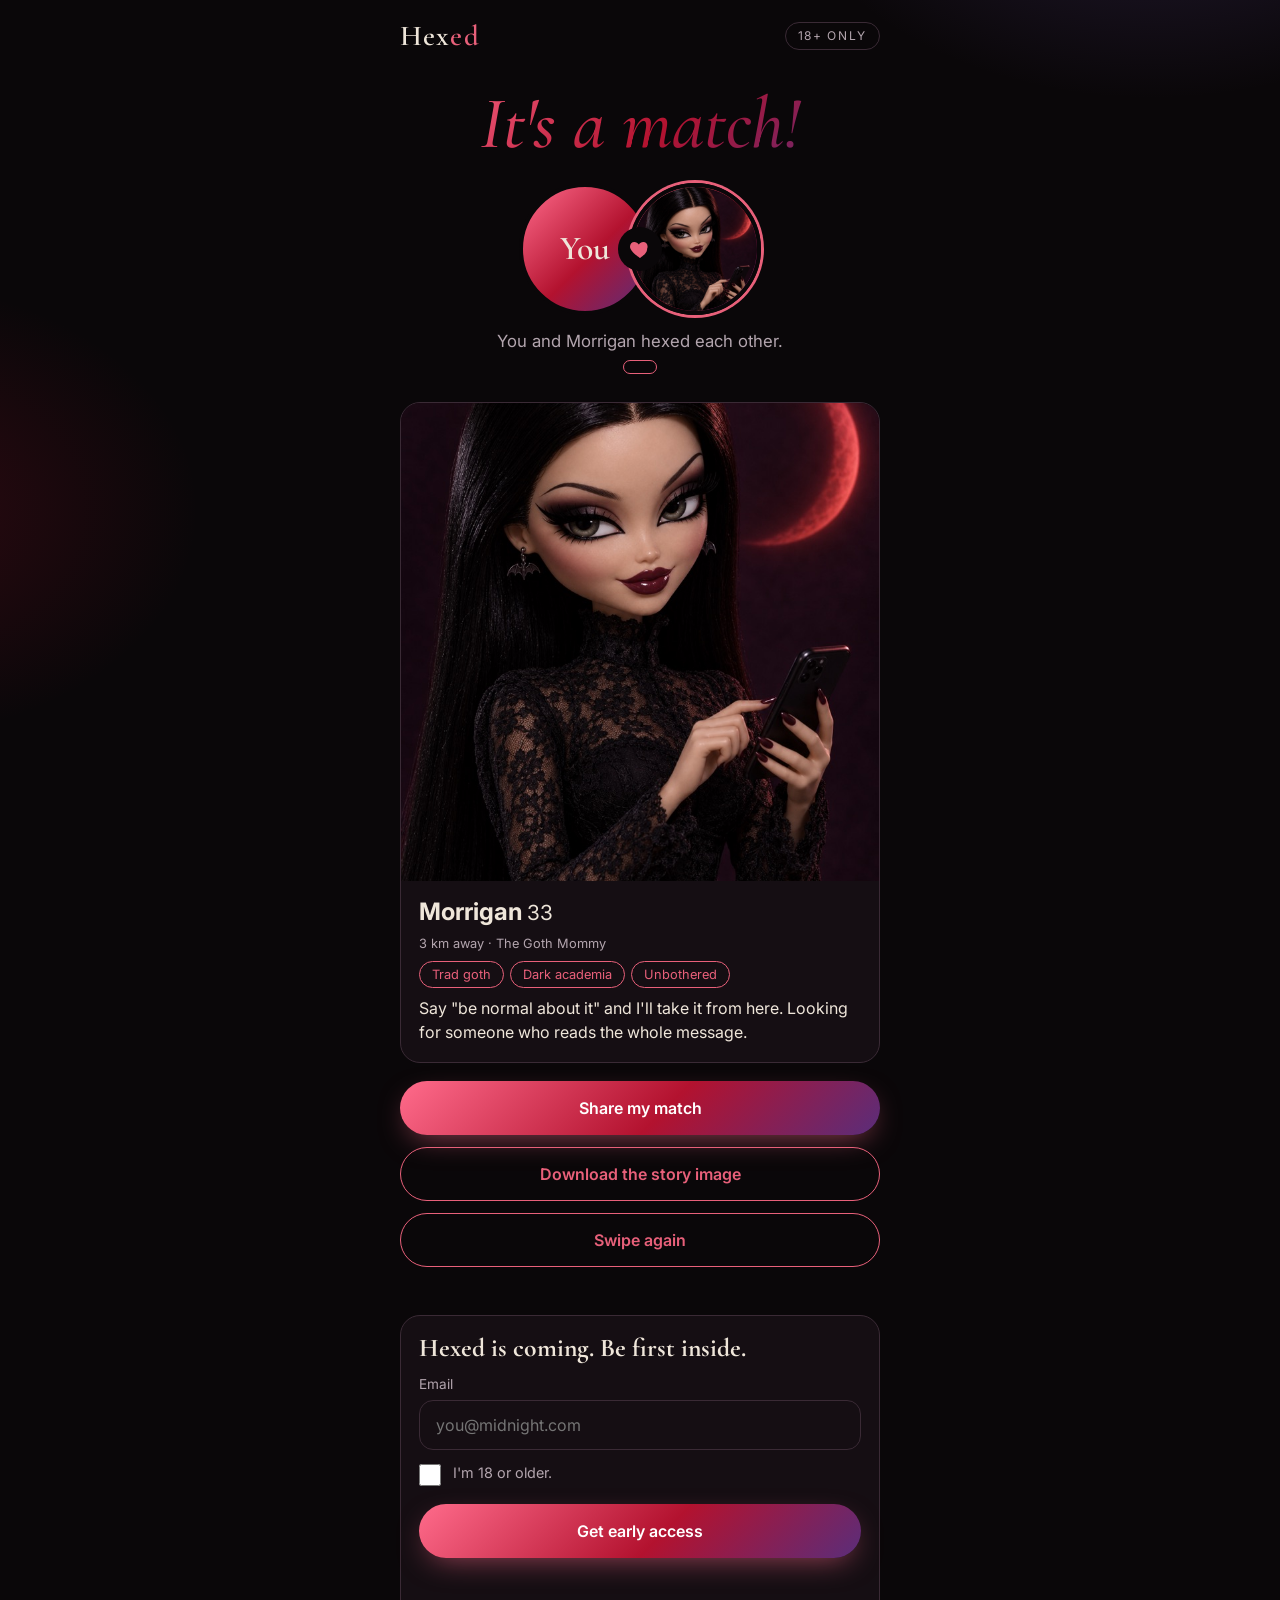
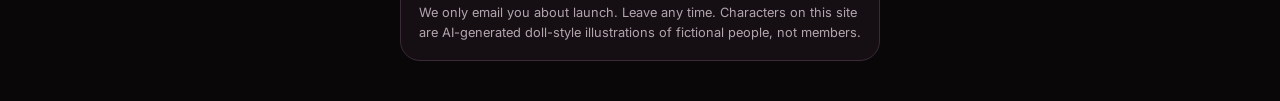
<file: quiz/mommy/index.html>
<!doctype html>
<html lang="en">
<head>
<meta charset="utf-8">
<meta name="viewport" content="width=device-width, initial-scale=1">
<title>It&#x27;s a match: Morrigan, 33. Find your goth match. | Hexed</title>
<meta name="description" content="Say &quot;be normal about it&quot; and I&#x27;ll take it from here. Looking for someone who reads the whole message. Swipe 12 profiles to find your goth match.">
<meta name="theme-color" content="#0a0709">
<meta property="og:title" content="It&#x27;s a match: Morrigan, 33. Find your goth match.">
<meta property="og:description" content="Say &quot;be normal about it&quot; and I&#x27;ll take it from here. Looking for someone who reads the whole message. Swipe 12 profiles to find your goth match.">
<meta property="og:type" content="website">
<meta property="og:url" content="https://gothfinder.netlify.app/quiz/mommy/">
<meta property="og:image" content="https://gothfinder.netlify.app/og/mommy.jpg">
<meta name="twitter:card" content="summary_large_image">
<meta name="twitter:image" content="https://gothfinder.netlify.app/og/mommy.jpg">
<link rel="icon" href="data:image/svg+xml,%3Csvg xmlns='http://www.w3.org/2000/svg' viewBox='0 0 32 32'%3E%3Crect width='32' height='32' rx='8' fill='%230a0709'/%3E%3Cpath d='M20 6a10 10 0 1 0 0 20 8 8 0 1 1 0-20z' fill='%23efe6da'/%3E%3C/svg%3E">
<link rel="preconnect" href="https://fonts.googleapis.com">
<link rel="preconnect" href="https://fonts.gstatic.com" crossorigin>
<link href="https://fonts.googleapis.com/css2?family=Cormorant+Garamond:ital,wght@0,600;1,500&family=Inter:wght@400;500;600;700&display=swap" rel="stylesheet">
<link rel="stylesheet" href="../quiz.css">
</head>
<body>
<div class="wrap">
  <header><a class="logo" href="../../" aria-label="Hexed home">Hex<span>ed</span></a><span class="tag">18+ ONLY</span></header>
  <main data-id="mommy" data-name="Morrigan" data-age="33" data-img="swipe" data-tags="Trad goth|Dark academia|Unbothered" data-bio="Say &quot;be normal about it&quot; and I&#x27;ll take it from here. Looking for someone who reads the whole message.">
    <section class="match">
      <h1 class="match-title">It's a match!</h1>
      <div class="pair">
        <div class="avatar you" id="you" aria-hidden="true">You</div>
        <div class="heart" aria-hidden="true"><svg viewBox="0 0 24 24"><path fill="currentColor" d="M12 21s-7.5-4.6-9.5-9.2C1 8.2 3.2 5 6.3 5c1.9 0 3.5 1 4.5 2.6C11.8 6 13.4 5 15.3 5c3.1 0 5.3 3.2 3.8 6.8C19.5 16.4 12 21 12 21z"/></svg></div>
        <div class="avatar her"><img src="../../img/swipe.jpg" alt="An AI-generated doll-style illustration of Morrigan, a fictional goth character. Not a real member."></div>
      </div>
      <p class="lead own" id="line-own">You and Morrigan hexed each other.</p>
      <p class="lead visitor" id="line-visitor"><b id="sharer">Someone</b> matched with Morrigan. Who's your goth match?</p>
      <span class="chem" id="chem" hidden></span>
    </section>
    <article class="profile">
      <img src="../../img/swipe.jpg" alt="" loading="lazy">
      <div class="body">
        <h2>Morrigan <small>33</small></h2>
        <span class="fine">3 km away &middot; The Goth Mommy</span>
        <ul class="chips"><li>Trad goth</li><li>Dark academia</li><li>Unbothered</li></ul>
        <p>Say &quot;be normal about it&quot; and I&#x27;ll take it from here. Looking for someone who reads the whole message.</p>
      </div>
    </article>
    <div class="row">
      <button class="btn own" type="button" id="share">Share my match</button>
      <button class="btn ghost own" type="button" id="download">Download the story image</button>
      <a class="btn visitor" href="../">Find your goth match</a>
      <a class="btn ghost own" href="../">Swipe again</a>
    </div>
    <p id="status" class="status" role="status" aria-live="polite"></p>
    <form class="join" id="join" name="quiz-waitlist" method="POST" action="/" data-netlify="true" netlify-honeypot="bot-field">
      <h2>Hexed is coming. Be first inside.</h2>
      <input type="hidden" name="form-name" value="quiz-waitlist">
      <input type="hidden" name="src" value="quiz-mommy">
      <p class="hp"><label>Leave this empty <input name="bot-field" tabindex="-1" autocomplete="off"></label></p>
      <div><label for="email">Email</label><input id="email" name="email" type="email" required autocomplete="email" placeholder="you@midnight.com"></div>
      <label class="check" for="age"><input id="age" name="age18" type="checkbox" value="yes" required><span>I'm 18 or older.</span></label>
      <button class="btn" type="submit">Get early access</button>
      <p id="join-status" class="status" role="status" aria-live="polite"></p>
      <p class="fine">We only email you about launch. Leave any time. Characters on this site are AI-generated doll-style illustrations of fictional people, not members.</p>
    </form>
  </main>
</div>
<script type="module" src="../share.js"></script>
</body>
</html>
</file>
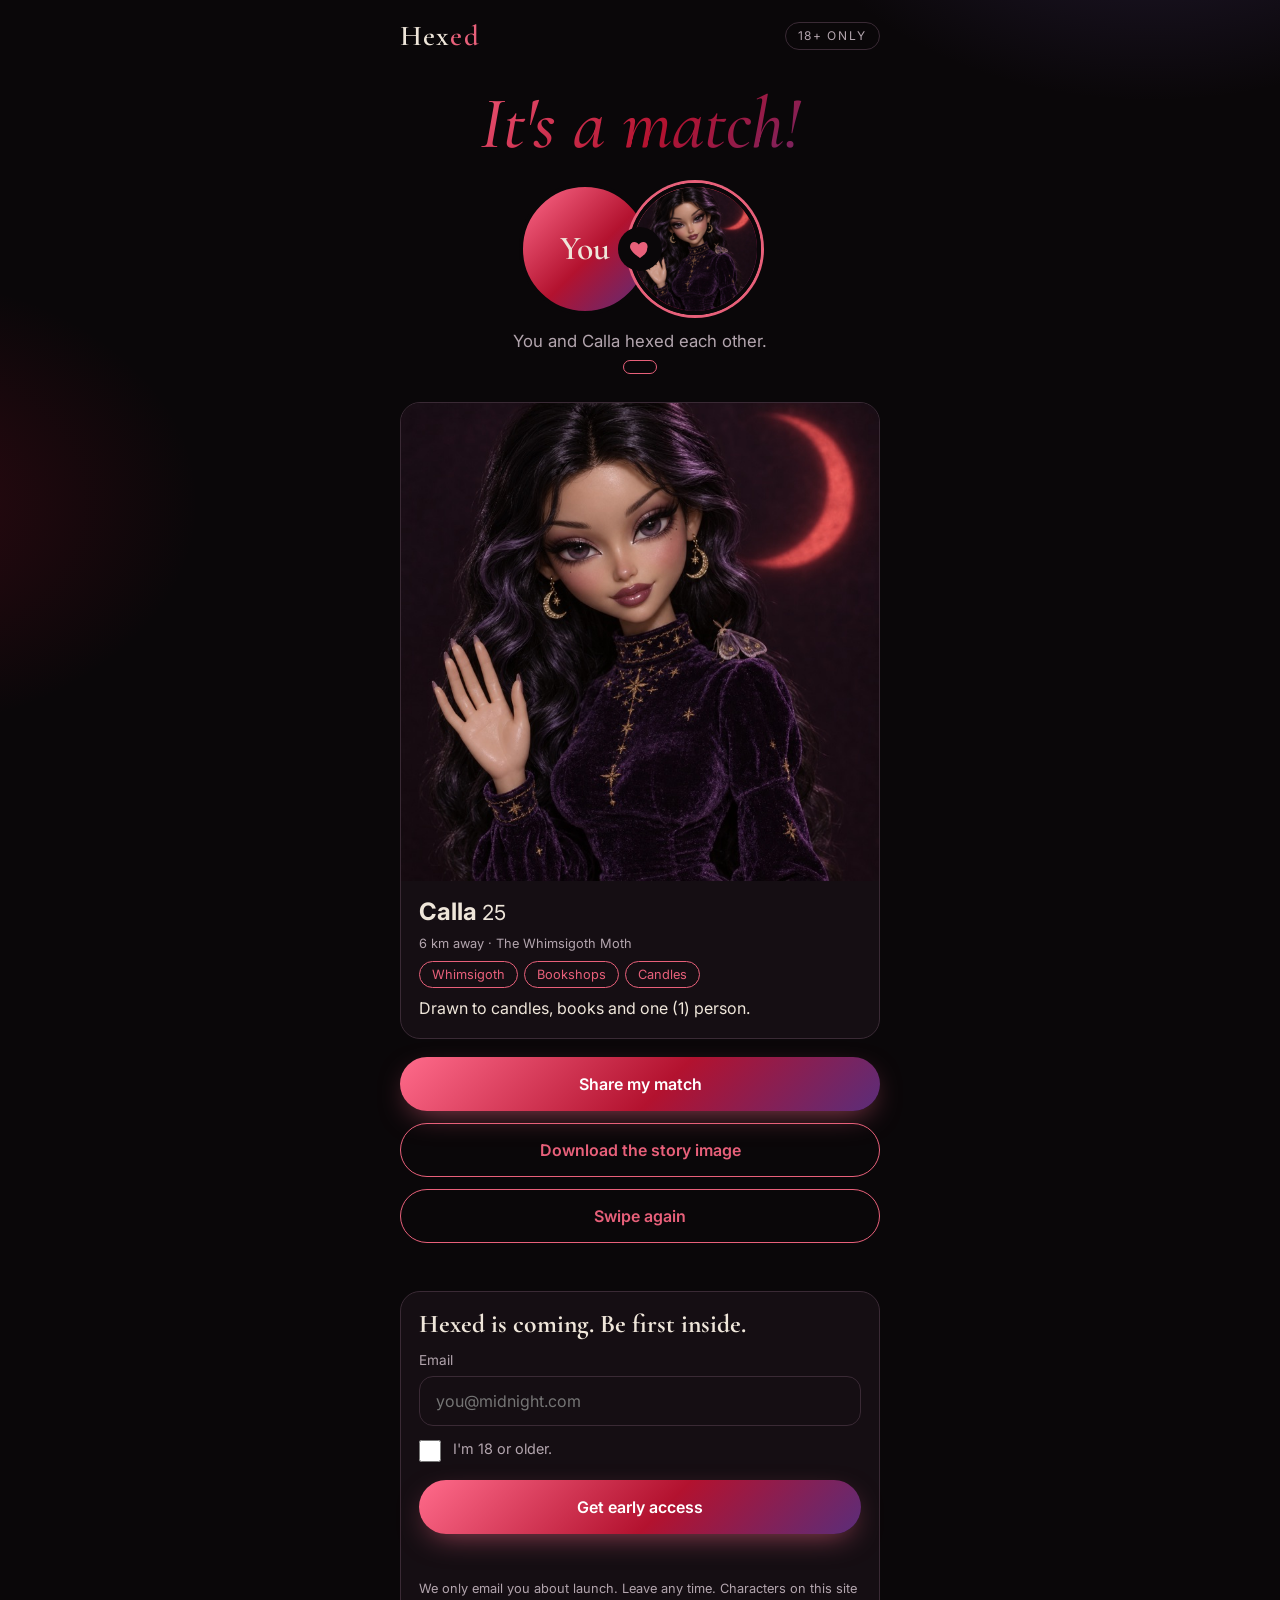
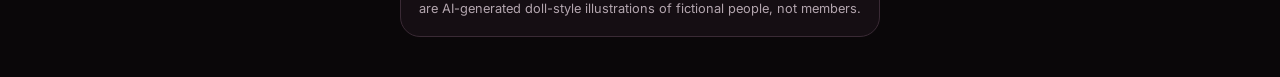
<file: quiz/moth/index.html>
<!doctype html>
<html lang="en">
<head>
<meta charset="utf-8">
<meta name="viewport" content="width=device-width, initial-scale=1">
<title>It&#x27;s a match: Calla, 25. Find your goth match. | Hexed</title>
<meta name="description" content="Drawn to candles, books and one (1) person. Swipe 12 profiles to find your goth match.">
<meta name="theme-color" content="#0a0709">
<meta property="og:title" content="It&#x27;s a match: Calla, 25. Find your goth match.">
<meta property="og:description" content="Drawn to candles, books and one (1) person. Swipe 12 profiles to find your goth match.">
<meta property="og:type" content="website">
<meta property="og:url" content="https://gothfinder.netlify.app/quiz/moth/">
<meta property="og:image" content="https://gothfinder.netlify.app/og/moth.jpg">
<meta name="twitter:card" content="summary_large_image">
<meta name="twitter:image" content="https://gothfinder.netlify.app/og/moth.jpg">
<link rel="icon" href="data:image/svg+xml,%3Csvg xmlns='http://www.w3.org/2000/svg' viewBox='0 0 32 32'%3E%3Crect width='32' height='32' rx='8' fill='%230a0709'/%3E%3Cpath d='M20 6a10 10 0 1 0 0 20 8 8 0 1 1 0-20z' fill='%23efe6da'/%3E%3C/svg%3E">
<link rel="preconnect" href="https://fonts.googleapis.com">
<link rel="preconnect" href="https://fonts.gstatic.com" crossorigin>
<link href="https://fonts.googleapis.com/css2?family=Cormorant+Garamond:ital,wght@0,600;1,500&family=Inter:wght@400;500;600;700&display=swap" rel="stylesheet">
<link rel="stylesheet" href="../quiz.css">
</head>
<body>
<div class="wrap">
  <header><a class="logo" href="../../" aria-label="Hexed home">Hex<span>ed</span></a><span class="tag">18+ ONLY</span></header>
  <main data-id="moth" data-name="Calla" data-age="25" data-img="friend" data-tags="Whimsigoth|Bookshops|Candles" data-bio="Drawn to candles, books and one (1) person.">
    <section class="match">
      <h1 class="match-title">It's a match!</h1>
      <div class="pair">
        <div class="avatar you" id="you" aria-hidden="true">You</div>
        <div class="heart" aria-hidden="true"><svg viewBox="0 0 24 24"><path fill="currentColor" d="M12 21s-7.5-4.6-9.5-9.2C1 8.2 3.2 5 6.3 5c1.9 0 3.5 1 4.5 2.6C11.8 6 13.4 5 15.3 5c3.1 0 5.3 3.2 3.8 6.8C19.5 16.4 12 21 12 21z"/></svg></div>
        <div class="avatar her"><img src="../../img/friend.jpg" alt="An AI-generated doll-style illustration of Calla, a fictional goth character. Not a real member."></div>
      </div>
      <p class="lead own" id="line-own">You and Calla hexed each other.</p>
      <p class="lead visitor" id="line-visitor"><b id="sharer">Someone</b> matched with Calla. Who's your goth match?</p>
      <span class="chem" id="chem" hidden></span>
    </section>
    <article class="profile">
      <img src="../../img/friend.jpg" alt="" loading="lazy">
      <div class="body">
        <h2>Calla <small>25</small></h2>
        <span class="fine">6 km away &middot; The Whimsigoth Moth</span>
        <ul class="chips"><li>Whimsigoth</li><li>Bookshops</li><li>Candles</li></ul>
        <p>Drawn to candles, books and one (1) person.</p>
      </div>
    </article>
    <div class="row">
      <button class="btn own" type="button" id="share">Share my match</button>
      <button class="btn ghost own" type="button" id="download">Download the story image</button>
      <a class="btn visitor" href="../">Find your goth match</a>
      <a class="btn ghost own" href="../">Swipe again</a>
    </div>
    <p id="status" class="status" role="status" aria-live="polite"></p>
    <form class="join" id="join" name="quiz-waitlist" method="POST" action="/" data-netlify="true" netlify-honeypot="bot-field">
      <h2>Hexed is coming. Be first inside.</h2>
      <input type="hidden" name="form-name" value="quiz-waitlist">
      <input type="hidden" name="src" value="quiz-moth">
      <p class="hp"><label>Leave this empty <input name="bot-field" tabindex="-1" autocomplete="off"></label></p>
      <div><label for="email">Email</label><input id="email" name="email" type="email" required autocomplete="email" placeholder="you@midnight.com"></div>
      <label class="check" for="age"><input id="age" name="age18" type="checkbox" value="yes" required><span>I'm 18 or older.</span></label>
      <button class="btn" type="submit">Get early access</button>
      <p id="join-status" class="status" role="status" aria-live="polite"></p>
      <p class="fine">We only email you about launch. Leave any time. Characters on this site are AI-generated doll-style illustrations of fictional people, not members.</p>
    </form>
  </main>
</div>
<script type="module" src="../share.js"></script>
</body>
</html>
</file>
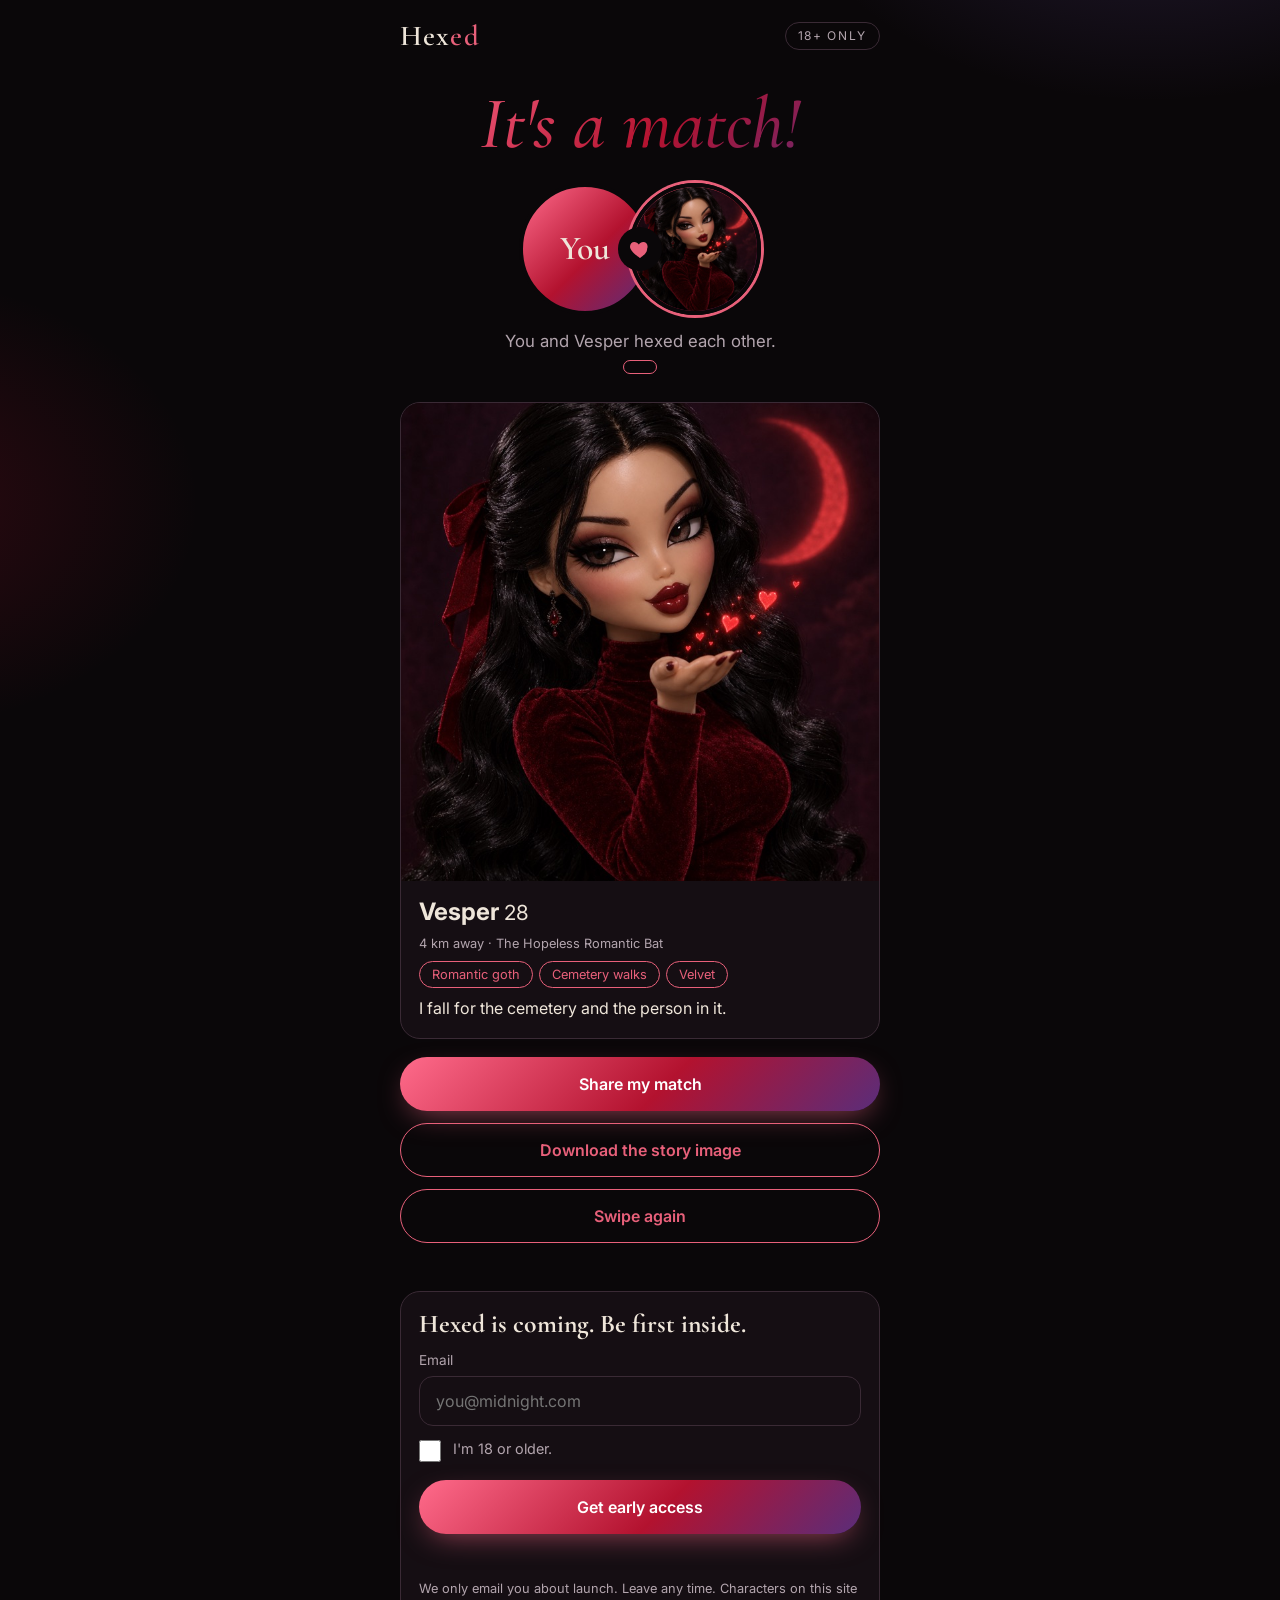
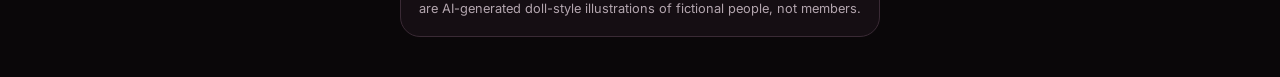
<file: quiz/romantic/index.html>
<!doctype html>
<html lang="en">
<head>
<meta charset="utf-8">
<meta name="viewport" content="width=device-width, initial-scale=1">
<title>It&#x27;s a match: Vesper, 28. Find your goth match. | Hexed</title>
<meta name="description" content="I fall for the cemetery and the person in it. Swipe 12 profiles to find your goth match.">
<meta name="theme-color" content="#0a0709">
<meta property="og:title" content="It&#x27;s a match: Vesper, 28. Find your goth match.">
<meta property="og:description" content="I fall for the cemetery and the person in it. Swipe 12 profiles to find your goth match.">
<meta property="og:type" content="website">
<meta property="og:url" content="https://gothfinder.netlify.app/quiz/romantic/">
<meta property="og:image" content="https://gothfinder.netlify.app/og/romantic.jpg">
<meta name="twitter:card" content="summary_large_image">
<meta name="twitter:image" content="https://gothfinder.netlify.app/og/romantic.jpg">
<link rel="icon" href="data:image/svg+xml,%3Csvg xmlns='http://www.w3.org/2000/svg' viewBox='0 0 32 32'%3E%3Crect width='32' height='32' rx='8' fill='%230a0709'/%3E%3Cpath d='M20 6a10 10 0 1 0 0 20 8 8 0 1 1 0-20z' fill='%23efe6da'/%3E%3C/svg%3E">
<link rel="preconnect" href="https://fonts.googleapis.com">
<link rel="preconnect" href="https://fonts.gstatic.com" crossorigin>
<link href="https://fonts.googleapis.com/css2?family=Cormorant+Garamond:ital,wght@0,600;1,500&family=Inter:wght@400;500;600;700&display=swap" rel="stylesheet">
<link rel="stylesheet" href="../quiz.css">
</head>
<body>
<div class="wrap">
  <header><a class="logo" href="../../" aria-label="Hexed home">Hex<span>ed</span></a><span class="tag">18+ ONLY</span></header>
  <main data-id="romantic" data-name="Vesper" data-age="28" data-img="kiss" data-tags="Romantic goth|Cemetery walks|Velvet" data-bio="I fall for the cemetery and the person in it.">
    <section class="match">
      <h1 class="match-title">It's a match!</h1>
      <div class="pair">
        <div class="avatar you" id="you" aria-hidden="true">You</div>
        <div class="heart" aria-hidden="true"><svg viewBox="0 0 24 24"><path fill="currentColor" d="M12 21s-7.5-4.6-9.5-9.2C1 8.2 3.2 5 6.3 5c1.9 0 3.5 1 4.5 2.6C11.8 6 13.4 5 15.3 5c3.1 0 5.3 3.2 3.8 6.8C19.5 16.4 12 21 12 21z"/></svg></div>
        <div class="avatar her"><img src="../../img/kiss.jpg" alt="An AI-generated doll-style illustration of Vesper, a fictional goth character. Not a real member."></div>
      </div>
      <p class="lead own" id="line-own">You and Vesper hexed each other.</p>
      <p class="lead visitor" id="line-visitor"><b id="sharer">Someone</b> matched with Vesper. Who's your goth match?</p>
      <span class="chem" id="chem" hidden></span>
    </section>
    <article class="profile">
      <img src="../../img/kiss.jpg" alt="" loading="lazy">
      <div class="body">
        <h2>Vesper <small>28</small></h2>
        <span class="fine">4 km away &middot; The Hopeless Romantic Bat</span>
        <ul class="chips"><li>Romantic goth</li><li>Cemetery walks</li><li>Velvet</li></ul>
        <p>I fall for the cemetery and the person in it.</p>
      </div>
    </article>
    <div class="row">
      <button class="btn own" type="button" id="share">Share my match</button>
      <button class="btn ghost own" type="button" id="download">Download the story image</button>
      <a class="btn visitor" href="../">Find your goth match</a>
      <a class="btn ghost own" href="../">Swipe again</a>
    </div>
    <p id="status" class="status" role="status" aria-live="polite"></p>
    <form class="join" id="join" name="quiz-waitlist" method="POST" action="/" data-netlify="true" netlify-honeypot="bot-field">
      <h2>Hexed is coming. Be first inside.</h2>
      <input type="hidden" name="form-name" value="quiz-waitlist">
      <input type="hidden" name="src" value="quiz-romantic">
      <p class="hp"><label>Leave this empty <input name="bot-field" tabindex="-1" autocomplete="off"></label></p>
      <div><label for="email">Email</label><input id="email" name="email" type="email" required autocomplete="email" placeholder="you@midnight.com"></div>
      <label class="check" for="age"><input id="age" name="age18" type="checkbox" value="yes" required><span>I'm 18 or older.</span></label>
      <button class="btn" type="submit">Get early access</button>
      <p id="join-status" class="status" role="status" aria-live="polite"></p>
      <p class="fine">We only email you about launch. Leave any time. Characters on this site are AI-generated doll-style illustrations of fictional people, not members.</p>
    </form>
  </main>
</div>
<script type="module" src="../share.js"></script>
</body>
</html>
</file>
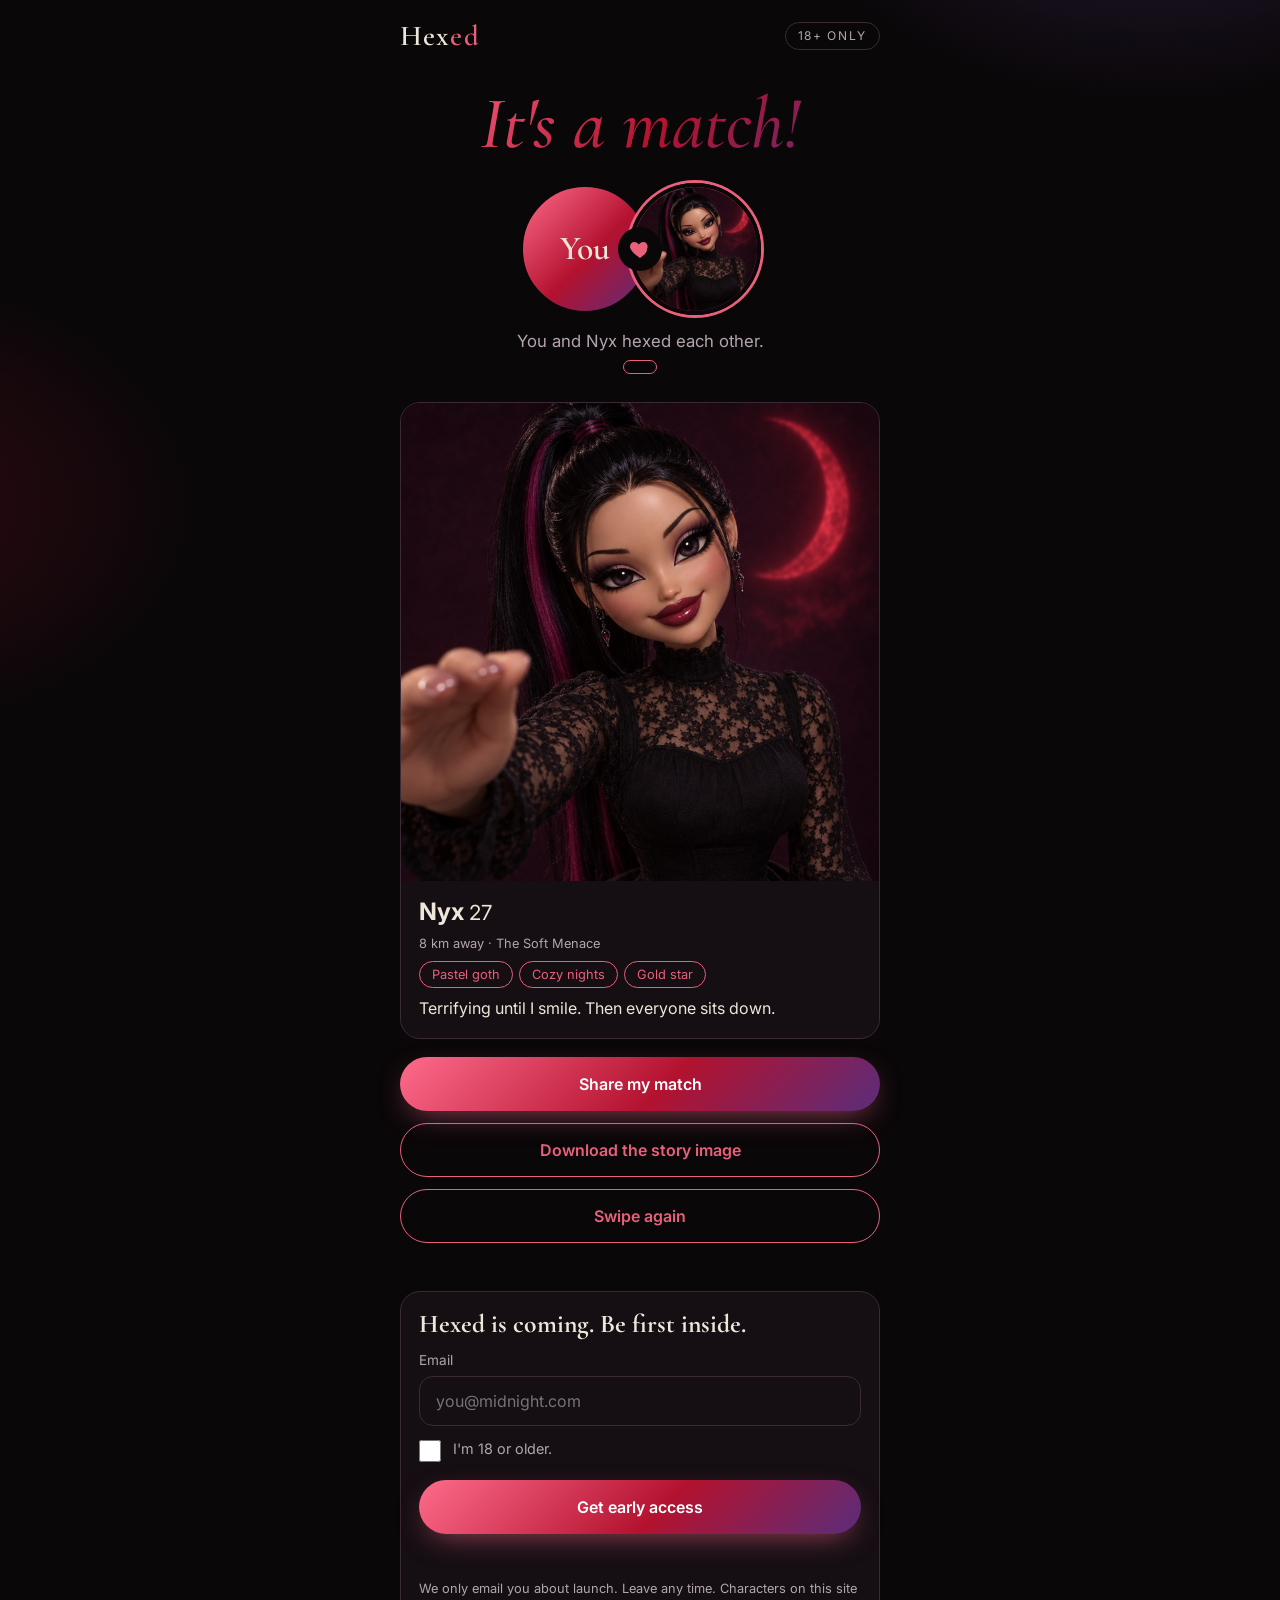
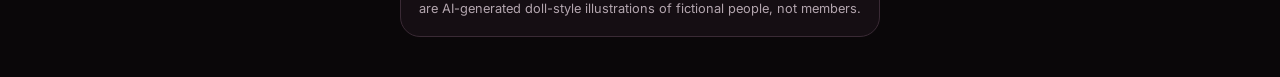
<file: quiz/soft/index.html>
<!doctype html>
<html lang="en">
<head>
<meta charset="utf-8">
<meta name="viewport" content="width=device-width, initial-scale=1">
<title>It&#x27;s a match: Nyx, 27. Find your goth match. | Hexed</title>
<meta name="description" content="Terrifying until I smile. Then everyone sits down. Swipe 12 profiles to find your goth match.">
<meta name="theme-color" content="#0a0709">
<meta property="og:title" content="It&#x27;s a match: Nyx, 27. Find your goth match.">
<meta property="og:description" content="Terrifying until I smile. Then everyone sits down. Swipe 12 profiles to find your goth match.">
<meta property="og:type" content="website">
<meta property="og:url" content="https://gothfinder.netlify.app/quiz/soft/">
<meta property="og:image" content="https://gothfinder.netlify.app/og/soft.jpg">
<meta name="twitter:card" content="summary_large_image">
<meta name="twitter:image" content="https://gothfinder.netlify.app/og/soft.jpg">
<link rel="icon" href="data:image/svg+xml,%3Csvg xmlns='http://www.w3.org/2000/svg' viewBox='0 0 32 32'%3E%3Crect width='32' height='32' rx='8' fill='%230a0709'/%3E%3Cpath d='M20 6a10 10 0 1 0 0 20 8 8 0 1 1 0-20z' fill='%23efe6da'/%3E%3C/svg%3E">
<link rel="preconnect" href="https://fonts.googleapis.com">
<link rel="preconnect" href="https://fonts.gstatic.com" crossorigin>
<link href="https://fonts.googleapis.com/css2?family=Cormorant+Garamond:ital,wght@0,600;1,500&family=Inter:wght@400;500;600;700&display=swap" rel="stylesheet">
<link rel="stylesheet" href="../quiz.css">
</head>
<body>
<div class="wrap">
  <header><a class="logo" href="../../" aria-label="Hexed home">Hex<span>ed</span></a><span class="tag">18+ ONLY</span></header>
  <main data-id="soft" data-name="Nyx" data-age="27" data-img="pat" data-tags="Pastel goth|Cozy nights|Gold star" data-bio="Terrifying until I smile. Then everyone sits down.">
    <section class="match">
      <h1 class="match-title">It's a match!</h1>
      <div class="pair">
        <div class="avatar you" id="you" aria-hidden="true">You</div>
        <div class="heart" aria-hidden="true"><svg viewBox="0 0 24 24"><path fill="currentColor" d="M12 21s-7.5-4.6-9.5-9.2C1 8.2 3.2 5 6.3 5c1.9 0 3.5 1 4.5 2.6C11.8 6 13.4 5 15.3 5c3.1 0 5.3 3.2 3.8 6.8C19.5 16.4 12 21 12 21z"/></svg></div>
        <div class="avatar her"><img src="../../img/pat.jpg" alt="An AI-generated doll-style illustration of Nyx, a fictional goth character. Not a real member."></div>
      </div>
      <p class="lead own" id="line-own">You and Nyx hexed each other.</p>
      <p class="lead visitor" id="line-visitor"><b id="sharer">Someone</b> matched with Nyx. Who's your goth match?</p>
      <span class="chem" id="chem" hidden></span>
    </section>
    <article class="profile">
      <img src="../../img/pat.jpg" alt="" loading="lazy">
      <div class="body">
        <h2>Nyx <small>27</small></h2>
        <span class="fine">8 km away &middot; The Soft Menace</span>
        <ul class="chips"><li>Pastel goth</li><li>Cozy nights</li><li>Gold star</li></ul>
        <p>Terrifying until I smile. Then everyone sits down.</p>
      </div>
    </article>
    <div class="row">
      <button class="btn own" type="button" id="share">Share my match</button>
      <button class="btn ghost own" type="button" id="download">Download the story image</button>
      <a class="btn visitor" href="../">Find your goth match</a>
      <a class="btn ghost own" href="../">Swipe again</a>
    </div>
    <p id="status" class="status" role="status" aria-live="polite"></p>
    <form class="join" id="join" name="quiz-waitlist" method="POST" action="/" data-netlify="true" netlify-honeypot="bot-field">
      <h2>Hexed is coming. Be first inside.</h2>
      <input type="hidden" name="form-name" value="quiz-waitlist">
      <input type="hidden" name="src" value="quiz-soft">
      <p class="hp"><label>Leave this empty <input name="bot-field" tabindex="-1" autocomplete="off"></label></p>
      <div><label for="email">Email</label><input id="email" name="email" type="email" required autocomplete="email" placeholder="you@midnight.com"></div>
      <label class="check" for="age"><input id="age" name="age18" type="checkbox" value="yes" required><span>I'm 18 or older.</span></label>
      <button class="btn" type="submit">Get early access</button>
      <p id="join-status" class="status" role="status" aria-live="polite"></p>
      <p class="fine">We only email you about launch. Leave any time. Characters on this site are AI-generated doll-style illustrations of fictional people, not members.</p>
    </form>
  </main>
</div>
<script type="module" src="../share.js"></script>
</body>
</html>
</file>
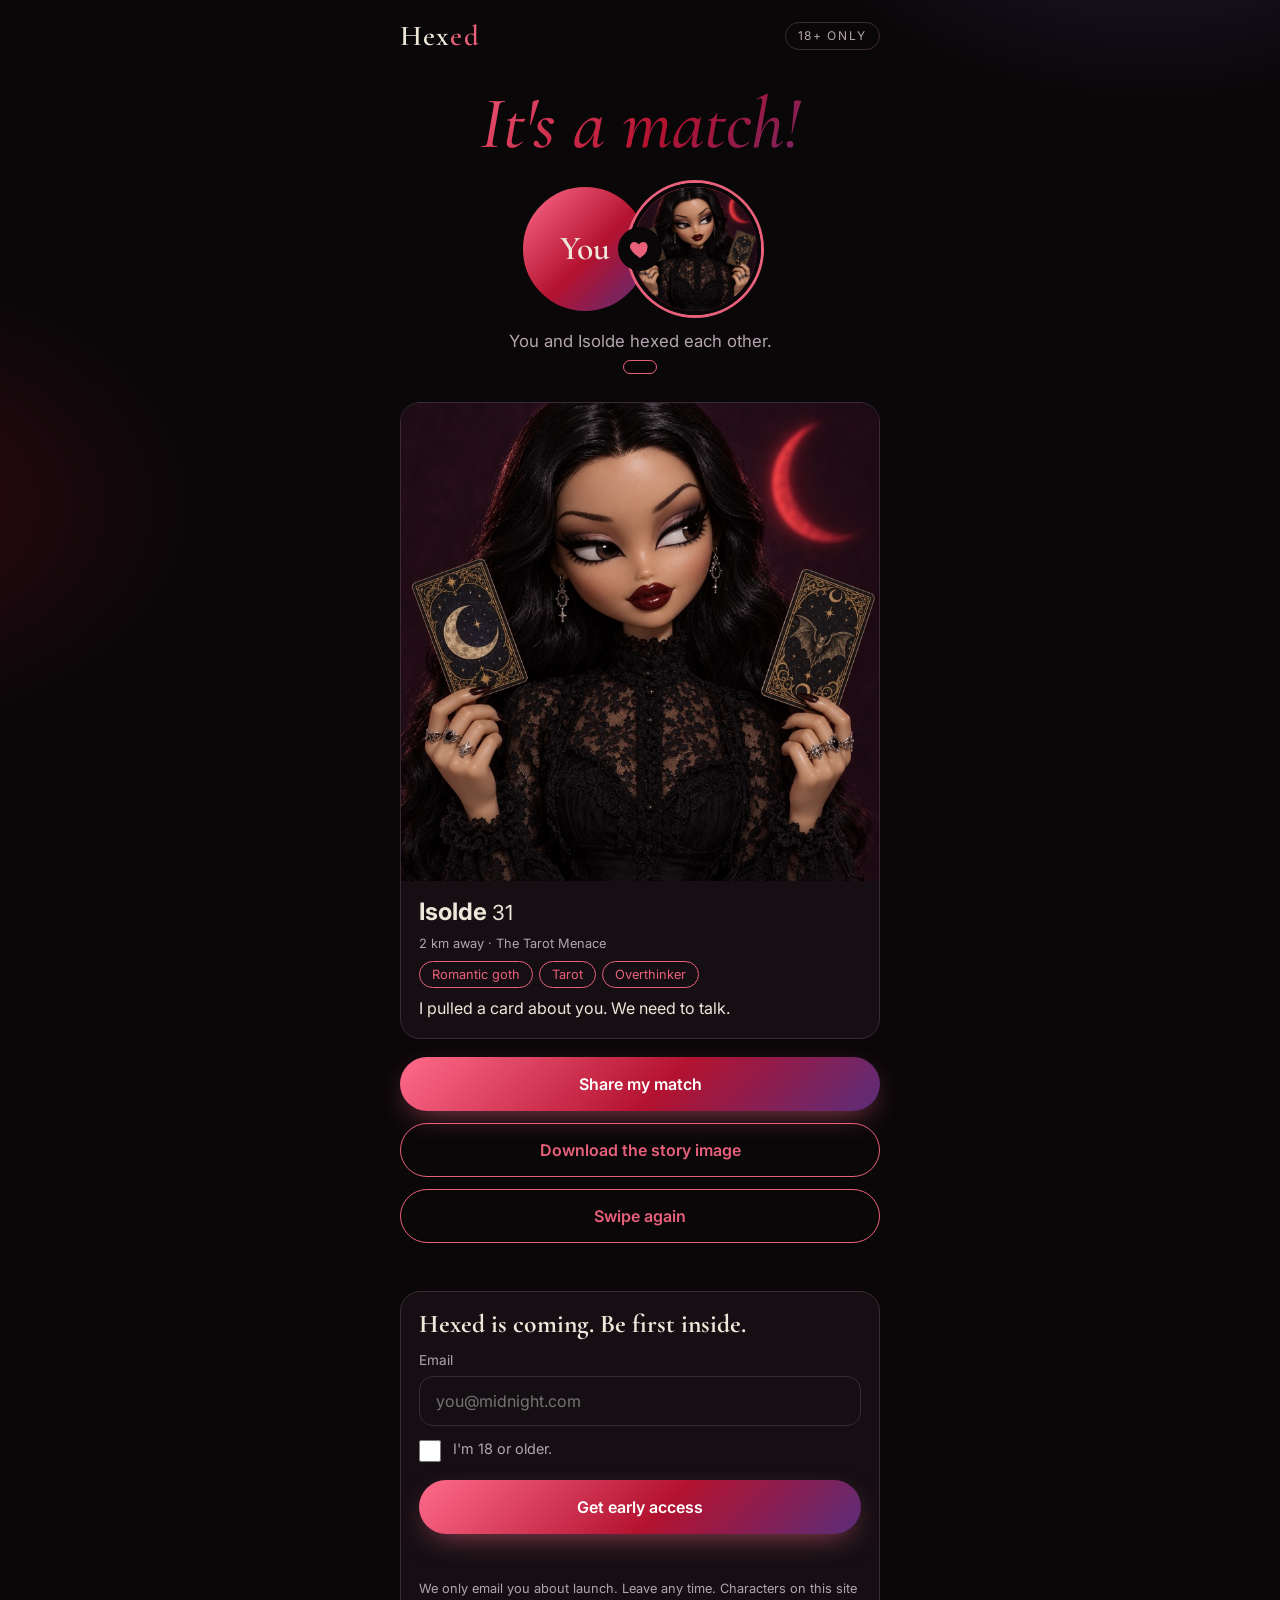
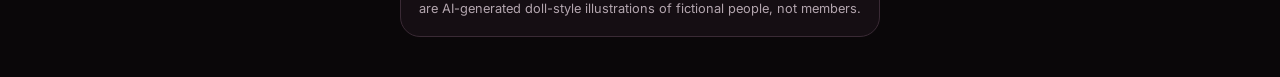
<file: quiz/tarot/index.html>
<!doctype html>
<html lang="en">
<head>
<meta charset="utf-8">
<meta name="viewport" content="width=device-width, initial-scale=1">
<title>It&#x27;s a match: Isolde, 31. Find your goth match. | Hexed</title>
<meta name="description" content="I pulled a card about you. We need to talk. Swipe 12 profiles to find your goth match.">
<meta name="theme-color" content="#0a0709">
<meta property="og:title" content="It&#x27;s a match: Isolde, 31. Find your goth match.">
<meta property="og:description" content="I pulled a card about you. We need to talk. Swipe 12 profiles to find your goth match.">
<meta property="og:type" content="website">
<meta property="og:url" content="https://gothfinder.netlify.app/quiz/tarot/">
<meta property="og:image" content="https://gothfinder.netlify.app/og/tarot.jpg">
<meta name="twitter:card" content="summary_large_image">
<meta name="twitter:image" content="https://gothfinder.netlify.app/og/tarot.jpg">
<link rel="icon" href="data:image/svg+xml,%3Csvg xmlns='http://www.w3.org/2000/svg' viewBox='0 0 32 32'%3E%3Crect width='32' height='32' rx='8' fill='%230a0709'/%3E%3Cpath d='M20 6a10 10 0 1 0 0 20 8 8 0 1 1 0-20z' fill='%23efe6da'/%3E%3C/svg%3E">
<link rel="preconnect" href="https://fonts.googleapis.com">
<link rel="preconnect" href="https://fonts.gstatic.com" crossorigin>
<link href="https://fonts.googleapis.com/css2?family=Cormorant+Garamond:ital,wght@0,600;1,500&family=Inter:wght@400;500;600;700&display=swap" rel="stylesheet">
<link rel="stylesheet" href="../quiz.css">
</head>
<body>
<div class="wrap">
  <header><a class="logo" href="../../" aria-label="Hexed home">Hex<span>ed</span></a><span class="tag">18+ ONLY</span></header>
  <main data-id="tarot" data-name="Isolde" data-age="31" data-img="cards" data-tags="Romantic goth|Tarot|Overthinker" data-bio="I pulled a card about you. We need to talk.">
    <section class="match">
      <h1 class="match-title">It's a match!</h1>
      <div class="pair">
        <div class="avatar you" id="you" aria-hidden="true">You</div>
        <div class="heart" aria-hidden="true"><svg viewBox="0 0 24 24"><path fill="currentColor" d="M12 21s-7.5-4.6-9.5-9.2C1 8.2 3.2 5 6.3 5c1.9 0 3.5 1 4.5 2.6C11.8 6 13.4 5 15.3 5c3.1 0 5.3 3.2 3.8 6.8C19.5 16.4 12 21 12 21z"/></svg></div>
        <div class="avatar her"><img src="../../img/cards.jpg" alt="An AI-generated doll-style illustration of Isolde, a fictional goth character. Not a real member."></div>
      </div>
      <p class="lead own" id="line-own">You and Isolde hexed each other.</p>
      <p class="lead visitor" id="line-visitor"><b id="sharer">Someone</b> matched with Isolde. Who's your goth match?</p>
      <span class="chem" id="chem" hidden></span>
    </section>
    <article class="profile">
      <img src="../../img/cards.jpg" alt="" loading="lazy">
      <div class="body">
        <h2>Isolde <small>31</small></h2>
        <span class="fine">2 km away &middot; The Tarot Menace</span>
        <ul class="chips"><li>Romantic goth</li><li>Tarot</li><li>Overthinker</li></ul>
        <p>I pulled a card about you. We need to talk.</p>
      </div>
    </article>
    <div class="row">
      <button class="btn own" type="button" id="share">Share my match</button>
      <button class="btn ghost own" type="button" id="download">Download the story image</button>
      <a class="btn visitor" href="../">Find your goth match</a>
      <a class="btn ghost own" href="../">Swipe again</a>
    </div>
    <p id="status" class="status" role="status" aria-live="polite"></p>
    <form class="join" id="join" name="quiz-waitlist" method="POST" action="/" data-netlify="true" netlify-honeypot="bot-field">
      <h2>Hexed is coming. Be first inside.</h2>
      <input type="hidden" name="form-name" value="quiz-waitlist">
      <input type="hidden" name="src" value="quiz-tarot">
      <p class="hp"><label>Leave this empty <input name="bot-field" tabindex="-1" autocomplete="off"></label></p>
      <div><label for="email">Email</label><input id="email" name="email" type="email" required autocomplete="email" placeholder="you@midnight.com"></div>
      <label class="check" for="age"><input id="age" name="age18" type="checkbox" value="yes" required><span>I'm 18 or older.</span></label>
      <button class="btn" type="submit">Get early access</button>
      <p id="join-status" class="status" role="status" aria-live="polite"></p>
      <p class="fine">We only email you about launch. Leave any time. Characters on this site are AI-generated doll-style illustrations of fictional people, not members.</p>
    </form>
  </main>
</div>
<script type="module" src="../share.js"></script>
</body>
</html>
</file>
<file: app/app.css>
:root {
  --bg: #0a0709; --surface: #150e13; --surface-2: #1d141b;
  --text: #efe6da; --muted: #b3a5ae; --blood: #b3122f; --blood-hi: #e8607a;
  --violet: #6b4fa3; --line: #3a2a35; --ok: #7fd6a4; --err: #ff8a9b;
  --display: "Cormorant Garamond", Georgia, "Times New Roman", serif;
  --body: Inter, system-ui, -apple-system, "Segoe UI", sans-serif;
  --nav-h: 64px;
}
* { box-sizing: border-box; margin: 0; }
body {
  background:
    radial-gradient(40rem 28rem at 90% -10%, rgba(107,79,163,.28), transparent 60%),
    radial-gradient(34rem 24rem at -10% 30%, rgba(179,18,47,.2), transparent 60%),
    var(--bg);
  color: var(--text); font: 400 1rem/1.5 var(--body); -webkit-font-smoothing: antialiased;
  min-height: 100dvh;
}
#app { width: min(480px, 100%); margin-inline: auto; min-height: 100dvh; padding-bottom: calc(var(--nav-h) + env(safe-area-inset-bottom) + 16px); }
h1, h2, h3 { font-family: var(--display); font-weight: 600; line-height: 1.1; }
h1 { font-size: 2.4rem; margin-bottom: 12px; }
a { color: var(--blood-hi); }
:focus-visible { outline: 3px solid var(--blood-hi); outline-offset: 3px; border-radius: 6px; }
#screen { padding: 8px 16px 0; outline: none; }
.noscript { padding: 24px; }

.site-head { display: flex; justify-content: space-between; align-items: center; padding: 14px 16px; }
.logo { font-family: var(--display); font-size: 1.7rem; font-weight: 600; letter-spacing: .04em; text-decoration: none; color: var(--text); }
.logo span { color: var(--blood-hi); }
.demo-tag { font-size: .7rem; letter-spacing: .14em; color: var(--muted); border: 1px solid var(--line); border-radius: 999px; padding: 4px 10px; }

.stack-y { display: grid; gap: 14px; }
.lead { color: var(--muted); }
.fine { font-size: .8rem; color: var(--muted); }
.error { color: var(--err); font-size: .85rem; min-height: 1.1em; }
label { font-size: .85rem; color: var(--muted); display: block; margin-bottom: 6px; }
input[type=text], input[type=number], select, textarea {
  width: 100%; min-height: 48px; padding: 10px 14px; font: inherit; color: var(--text);
  background: var(--surface); border: 1px solid var(--line); border-radius: 12px;
}
textarea { min-height: 84px; resize: vertical; }
.check { display: flex; gap: 12px; align-items: flex-start; font-size: .9rem; cursor: pointer; }
.check input { width: 22px; height: 22px; margin-top: 2px; accent-color: var(--blood); flex: none; }
fieldset { border: 0; padding: 0; min-width: 0; }
legend { font-size: .85rem; color: var(--muted); margin-bottom: 8px; }
.opts { display: flex; flex-wrap: wrap; gap: 8px; }
.opt { margin: 0; }
.opt input { position: absolute; opacity: 0; pointer-events: none; }
.opt span { display: inline-flex; align-items: center; min-height: 44px; padding: 0 14px; border: 1px solid var(--line); border-radius: 999px; color: var(--text); cursor: pointer; }
.opt input:checked + span { background: var(--blood); border-color: var(--blood-hi); }
.opt input:focus-visible + span { outline: 3px solid var(--blood-hi); outline-offset: 2px; }
.opt input:disabled + span { opacity: .4; cursor: not-allowed; }

.btn {
  min-height: 48px; padding: 0 22px; font: 600 1rem var(--body); color: #fff; cursor: pointer;
  background: var(--blood); border: 0; border-radius: 12px;
  display: inline-flex; align-items: center; justify-content: center; gap: 8px; text-decoration: none;
}
.btn:hover { background: #c4163a; }
.btn.ghost { background: transparent; border: 1px solid var(--blood-hi); color: var(--blood-hi); }
.btn.ghost:hover { background: rgba(232,96,122,.12); }
.btn.danger { background: #7a0d20; }
.btn.small { min-height: 44px; padding: 0 16px; }

/* tabs */
#tabs {
  position: fixed; bottom: 0; left: 50%; transform: translateX(-50%); width: min(480px, 100%); z-index: 5;
  display: flex; background: var(--surface); border-top: 1px solid var(--line);
  padding-bottom: env(safe-area-inset-bottom);
}
#tabs[hidden] { display: none; }
.tab { flex: 1; min-height: var(--nav-h); background: none; border: 0; color: var(--muted); font: 500 .9rem var(--body); cursor: pointer; }
.tab[aria-current="page"] { color: var(--text); box-shadow: inset 0 3px 0 var(--blood-hi); }

/* cards */
.deck { position: relative; height: clamp(420px, 66dvh, 540px); margin-top: 8px; }
.card {
  position: absolute; inset: 0; display: flex; flex-direction: column; overflow: hidden;
  background: linear-gradient(160deg, var(--surface-2), var(--surface));
  border: 1px solid var(--line); border-radius: 20px; box-shadow: 0 24px 50px -20px rgba(0,0,0,.9);
}
.card.static { position: relative; height: auto; min-height: 320px; }
.behind .card { transform: scale(.94) translateY(14px); opacity: .55; pointer-events: none; }
.card.top { touch-action: pan-y; cursor: grab; transition: transform .22s ease, opacity .22s ease; user-select: none; }
.card.top.dragging { transition: none; cursor: grabbing; }
.card.fly-hex { transform: translateX(140%) rotate(24deg); opacity: 0; }
.card.fly-pass { transform: translateX(-140%) rotate(-24deg); opacity: 0; }
.art {
  flex: 1; min-height: 0; display: grid; place-items: center; overflow: hidden;
  background:
    radial-gradient(circle at 50% 40%, hsl(var(--hue, 280) 45% 30% / .6), transparent 65%),
    linear-gradient(180deg, #120b10, #1b1118);
}
.art img { width: 100%; height: 100%; object-fit: cover; pointer-events: none; }
.sigil { width: min(44%, 160px); max-height: 70%; aspect-ratio: 1; color: hsl(var(--hue, 280) 30% 88%); }
.info { padding: 14px 16px 16px; display: grid; gap: 6px; }
.info h2 { font-size: 1.8rem; }
.city { color: var(--muted); font-size: .9rem; }
.obsession { font-size: .95rem; }
.prompt { background: rgba(255,255,255,.04); border-radius: 12px; padding: 10px 12px; }
.prompt small { color: var(--blood-hi); font-size: .75rem; letter-spacing: .06em; text-transform: uppercase; }
.chips { display: flex; flex-wrap: wrap; gap: 6px; list-style: none; padding: 0; }
.chips li { font-size: .78rem; border: 1px solid var(--blood-hi); color: var(--blood-hi); border-radius: 999px; padding: 2px 10px; }
.card .demo-tag { position: absolute; top: 12px; left: 12px; background: rgba(10,7,9,.7); }
.more-btn { position: absolute; top: 6px; right: 6px; z-index: 2; width: 44px; height: 44px; border-radius: 50%; border: 0; background: rgba(10,7,9,.6); color: var(--text); font-size: 1.3rem; cursor: pointer; }
.stamp {
  position: absolute; top: 56px; z-index: 2; opacity: 0; pointer-events: none;
  font: 700 1.6rem var(--display); letter-spacing: .15em; border: 3px solid; border-radius: 8px; padding: 2px 10px;
}
.stamp.hex { left: 14px; color: var(--ok); transform: rotate(-14deg); }
.stamp.pass { right: 14px; color: var(--err); transform: rotate(14deg); }
.actions { display: flex; gap: 12px; justify-content: center; margin-top: 16px; }
.actions .btn { flex: 1; max-width: 200px; }
.empty { text-align: center; padding: 48px 8px; display: grid; gap: 12px; }

.list { list-style: none; padding: 0; display: grid; gap: 12px; margin-top: 12px; }
.row { display: flex; gap: 12px; align-items: center; padding: 12px; background: var(--surface); border: 1px solid var(--line); border-radius: 14px; cursor: pointer; width: 100%; text-align: left; color: inherit; font: inherit; }
.row .art { flex: none; width: 52px; height: 52px; min-height: 0; border-radius: 50%; }
.row .sigil { width: 60%; }
.row small { color: var(--muted); display: block; }
.admirer { display: grid; gap: 8px; }
.admirer .actions { margin-top: 0; }

/* chat */
.chat-head { display: flex; align-items: center; gap: 8px; margin-bottom: 8px; }
.chat-head h2 { flex: 1; font-size: 1.5rem; }
.thread { display: grid; gap: 8px; padding-bottom: 12px; min-height: 40vh; align-content: start; }
.msg { max-width: 82%; padding: 10px 14px; border-radius: 16px; overflow-wrap: anywhere; }
.msg.me { justify-self: end; background: var(--blood); }
.msg.them { justify-self: start; background: var(--surface-2); border: 1px solid var(--line); }
.compose { position: sticky; bottom: calc(var(--nav-h) + env(safe-area-inset-bottom) + 8px); display: flex; gap: 8px; padding-top: 8px; background: linear-gradient(transparent, var(--bg) 30%); }
.compose input { flex: 1; }

dialog { margin: auto; background: var(--surface-2); color: var(--text); border: 1px solid var(--line); border-radius: 16px; padding: 20px; width: min(420px, 92vw); }
dialog::backdrop { background: rgba(0,0,0,.72); }
dialog h2 { font-size: 1.7rem; margin-bottom: 8px; }
.btn-row { display: flex; flex-wrap: wrap; gap: 10px; margin-top: 8px; }
#toast { position: fixed; left: 50%; bottom: calc(var(--nav-h) + env(safe-area-inset-bottom) + 16px); transform: translateX(-50%); z-index: 20; max-width: min(440px, 92vw); background: var(--surface-2); border: 1px solid var(--line); border-radius: 12px; padding: 10px 16px; font-size: .9rem; }
#toast:empty { display: none; }

@media (prefers-reduced-motion: reduce) { .card.top { transition: none; } }
</file>
<file: quiz/quiz.css>
:root {
  --bg: #0a0709; --surface: #150e13; --surface-2: #1d141b; --text: #efe6da; --muted: #b3a5ae;
  --blood: #b3122f; --blood-hi: #e8607a; --line: #3a2a35; --ok: #7fd6a4; --err: #ff8a9b;
  --flame: linear-gradient(135deg, #ff6b8b 0%, #b3122f 55%, #5a2d7a 100%);
  --display: "Cormorant Garamond", Georgia, "Times New Roman", serif;
  --body: Inter, system-ui, -apple-system, "Segoe UI", sans-serif;
}
* { box-sizing: border-box; margin: 0; }
body {
  min-height: 100dvh; color: var(--text); font: 400 1rem/1.5 var(--body); -webkit-font-smoothing: antialiased;
  background: radial-gradient(40rem 28rem at 90% -10%, rgba(107,79,163,.3), transparent 60%),
              radial-gradient(34rem 24rem at -10% 30%, rgba(179,18,47,.22), transparent 60%), var(--bg);
}
.wrap { width: min(480px, 100% - 32px); margin-inline: auto; padding-bottom: 40px; }
header { display: flex; justify-content: space-between; align-items: center; padding: 14px 0; }
.logo { font-family: var(--display); font-size: 1.8rem; font-weight: 600; letter-spacing: .04em; text-decoration: none; color: var(--text); }
.logo span { color: var(--blood-hi); }
.tag { font-size: .75rem; letter-spacing: .14em; color: var(--muted); border: 1px solid var(--line); border-radius: 999px; padding: 4px 12px; }
h1 { font-family: var(--display); font-weight: 600; font-size: clamp(2.1rem, 9vw, 3rem); line-height: 1.02; margin: 8px 0 10px; }
h1 em { font-style: italic; font-weight: 500; background: var(--flame); -webkit-background-clip: text; background-clip: text; color: transparent; }
.lead { color: var(--muted); font-size: 1.05rem; }
.fine { font-size: .8rem; color: var(--muted); }
a { color: var(--blood-hi); }
:focus-visible { outline: 3px solid var(--blood-hi); outline-offset: 3px; border-radius: 6px; }

.btn {
  min-height: 54px; padding: 0 24px; font: 600 1rem var(--body); color: #fff; cursor: pointer; text-decoration: none;
  background: var(--flame); border: 0; border-radius: 999px; display: inline-flex; align-items: center; justify-content: center;
  box-shadow: 0 10px 30px -10px rgba(255,107,139,.6);
}
.btn:hover { filter: brightness(1.08); }
.btn.ghost { background: transparent; box-shadow: none; border: 1px solid var(--blood-hi); color: var(--blood-hi); }
.btn.ghost:hover { background: rgba(232,96,122,.12); filter: none; }
.btn[disabled] { opacity: .6; cursor: progress; }
.row { display: grid; gap: 12px; margin-top: 16px; }

/* intro */
.name-field { margin-top: 18px; }
label { font-size: .85rem; color: var(--muted); display: block; margin-bottom: 6px; }
input[type=text], input[type=email] { width: 100%; min-height: 50px; padding: 0 16px; font: inherit; color: var(--text); background: var(--surface); border: 1px solid var(--line); border-radius: 14px; }

/* swipe deck */
.segments { display: flex; gap: 4px; margin: 4px 0 12px; }
.segments i { flex: 1; height: 4px; border-radius: 99px; background: var(--surface-2); }
.segments i.on { background: var(--blood-hi); }
.deck { position: relative; width: 100%; aspect-ratio: 3 / 4; max-height: 66dvh; margin-inline: auto; }
.swipe-card {
  position: absolute; inset: 0; border-radius: 24px; overflow: hidden; background: var(--surface-2); border: 1px solid var(--line);
  box-shadow: 0 24px 50px -20px rgba(0,0,0,.9); touch-action: pan-y; user-select: none; cursor: grab; transition: transform .22s ease, opacity .22s ease;
}
.swipe-card.behind { transform: scale(.95) translateY(14px); opacity: .6; pointer-events: none; }
.swipe-card.dragging { transition: none; cursor: grabbing; }
.swipe-card.fly-hex { transform: translateX(140%) rotate(22deg); opacity: 0; }
.swipe-card.fly-pass { transform: translateX(-140%) rotate(-22deg); opacity: 0; }
.swipe-card img { position: absolute; inset: 0; width: 100%; height: 100%; object-fit: cover; pointer-events: none; }
.shade { position: absolute; inset: 0; background: linear-gradient(180deg, rgba(0,0,0,0) 45%, rgba(0,0,0,.88) 100%); pointer-events: none; }
.info { position: absolute; left: 18px; right: 18px; bottom: 18px; display: grid; gap: 4px; }
.info h2 { font-family: var(--body); font-weight: 700; font-size: 1.7rem; line-height: 1.1; }
.info h2 small { font-weight: 400; font-size: 1.5rem; margin-left: 6px; }
.info .dist { color: #d8cbd2; font-size: .85rem; }
.info .say { font-size: 1.15rem; line-height: 1.3; margin-top: 6px; }
.stamp { position: absolute; top: 24px; z-index: 2; opacity: 0; font: 800 1.7rem var(--body); letter-spacing: .08em; border: 4px solid; border-radius: 10px; padding: 2px 12px; pointer-events: none; }
.stamp.hex { left: 18px; color: var(--ok); transform: rotate(-14deg); }
.stamp.pass { right: 18px; color: var(--err); transform: rotate(14deg); }
.actions { display: flex; justify-content: center; gap: 28px; margin-top: 18px; }
.round { width: 68px; height: 68px; border-radius: 50%; border: 2px solid; background: var(--surface); cursor: pointer; display: grid; place-items: center; }
.round svg { width: 30px; height: 30px; }
.round.no { color: var(--err); border-color: var(--err); }
.round.yes { color: var(--ok); border-color: var(--ok); }
.round:hover { background: var(--surface-2); }

/* match screen */
.match { text-align: center; padding-top: 6px; }
.match-title { font: italic 500 clamp(3rem, 15vw, 4.6rem)/1 var(--display); background: var(--flame); -webkit-background-clip: text; background-clip: text; color: transparent; margin: 10px 0 6px; }
.pair { display: flex; justify-content: center; margin: 22px 0 14px; position: relative; }
.avatar { width: 132px; height: 132px; border-radius: 50%; border: 4px solid var(--bg); display: grid; place-items: center; overflow: hidden; background: var(--flame); font: 600 3rem var(--display); }
.avatar.word { font-size: 2.1rem; }
.avatar.her { margin-left: -22px; box-shadow: 0 0 0 3px #e8607a; }
.avatar img { width: 100%; height: 100%; object-fit: cover; }
.heart { position: absolute; left: 50%; top: 50%; transform: translate(-50%, -50%); width: 44px; height: 44px; border-radius: 50%; background: var(--bg); display: grid; place-items: center; z-index: 2; color: var(--blood-hi); }
.heart svg { width: 24px; height: 24px; }
.chem { display: inline-block; margin: 6px 0 4px; padding: 6px 16px; border-radius: 999px; border: 1px solid var(--blood-hi); color: var(--blood-hi); font-weight: 600; }
.profile { margin: 18px 0; text-align: left; background: var(--surface); border: 1px solid var(--line); border-radius: 20px; overflow: hidden; }
.profile img { display: block; width: 100%; aspect-ratio: 1; object-fit: cover; }
.profile .body { padding: 16px 18px 18px; display: grid; gap: 8px; }
.profile h2 { font: 700 1.5rem var(--body); }
.profile h2 small { font-weight: 400; font-size: 1.3rem; }
.chips { display: flex; flex-wrap: wrap; gap: 6px; list-style: none; padding: 0; }
.chips li { font-size: .8rem; border: 1px solid var(--blood-hi); color: var(--blood-hi); border-radius: 999px; padding: 3px 12px; }
.status { min-height: 1.4em; font-size: .95rem; text-align: center; }
.status.ok { color: var(--ok); }
.status.err { color: var(--err); }
form.join { margin-top: 26px; display: grid; gap: 12px; padding: 18px; background: var(--surface); border: 1px solid var(--line); border-radius: 20px; text-align: left; }
form.join h2 { font-family: var(--display); font-size: 1.6rem; line-height: 1.1; }
.check { display: flex; gap: 12px; align-items: flex-start; font-size: .9rem; color: var(--muted); cursor: pointer; }
.check input { width: 22px; height: 22px; margin-top: 2px; accent-color: var(--blood); flex: none; }
.hp { position: absolute; left: -9999px; }
.visitor { display: none; }
body.visitor-view .visitor { display: block; }
body.visitor-view .btn.visitor { display: inline-flex; }
body.visitor-view .own { display: none; }
@media (prefers-reduced-motion: reduce) { .swipe-card { transition: none; } }
</file>
